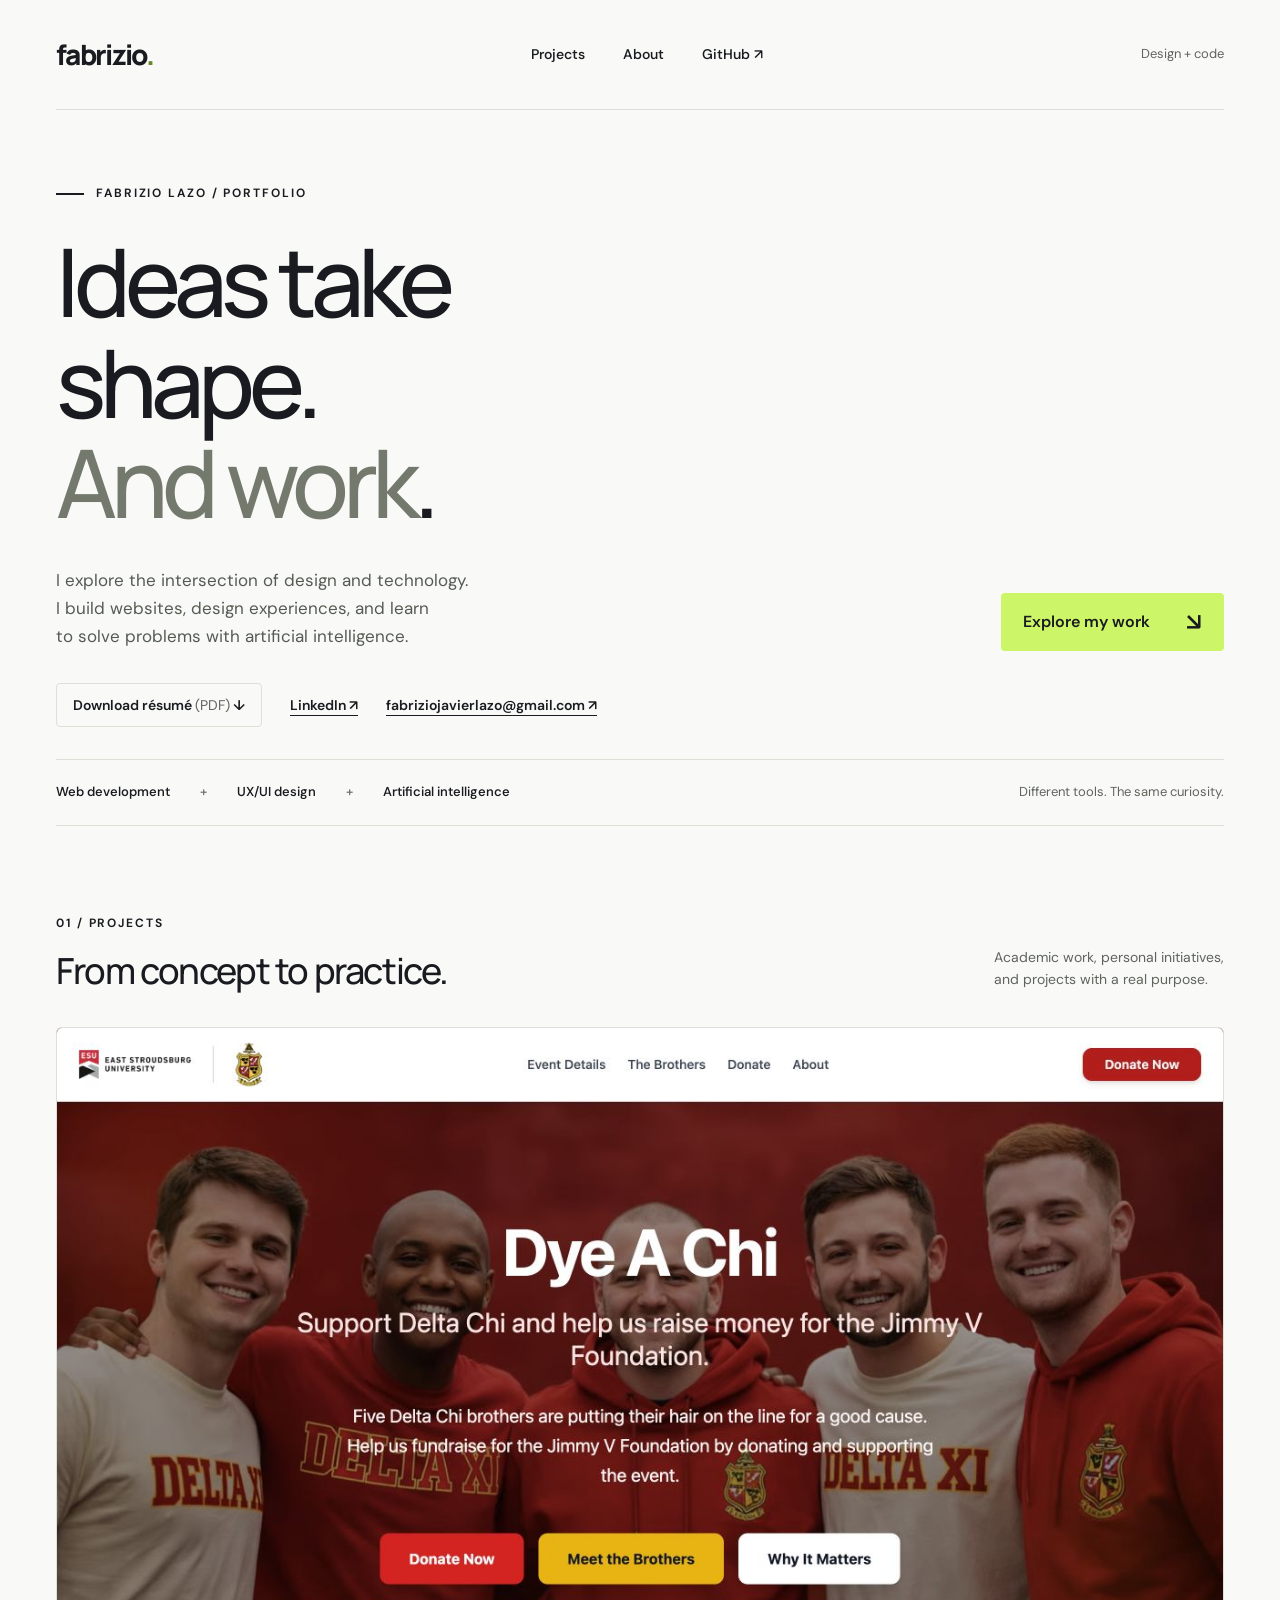
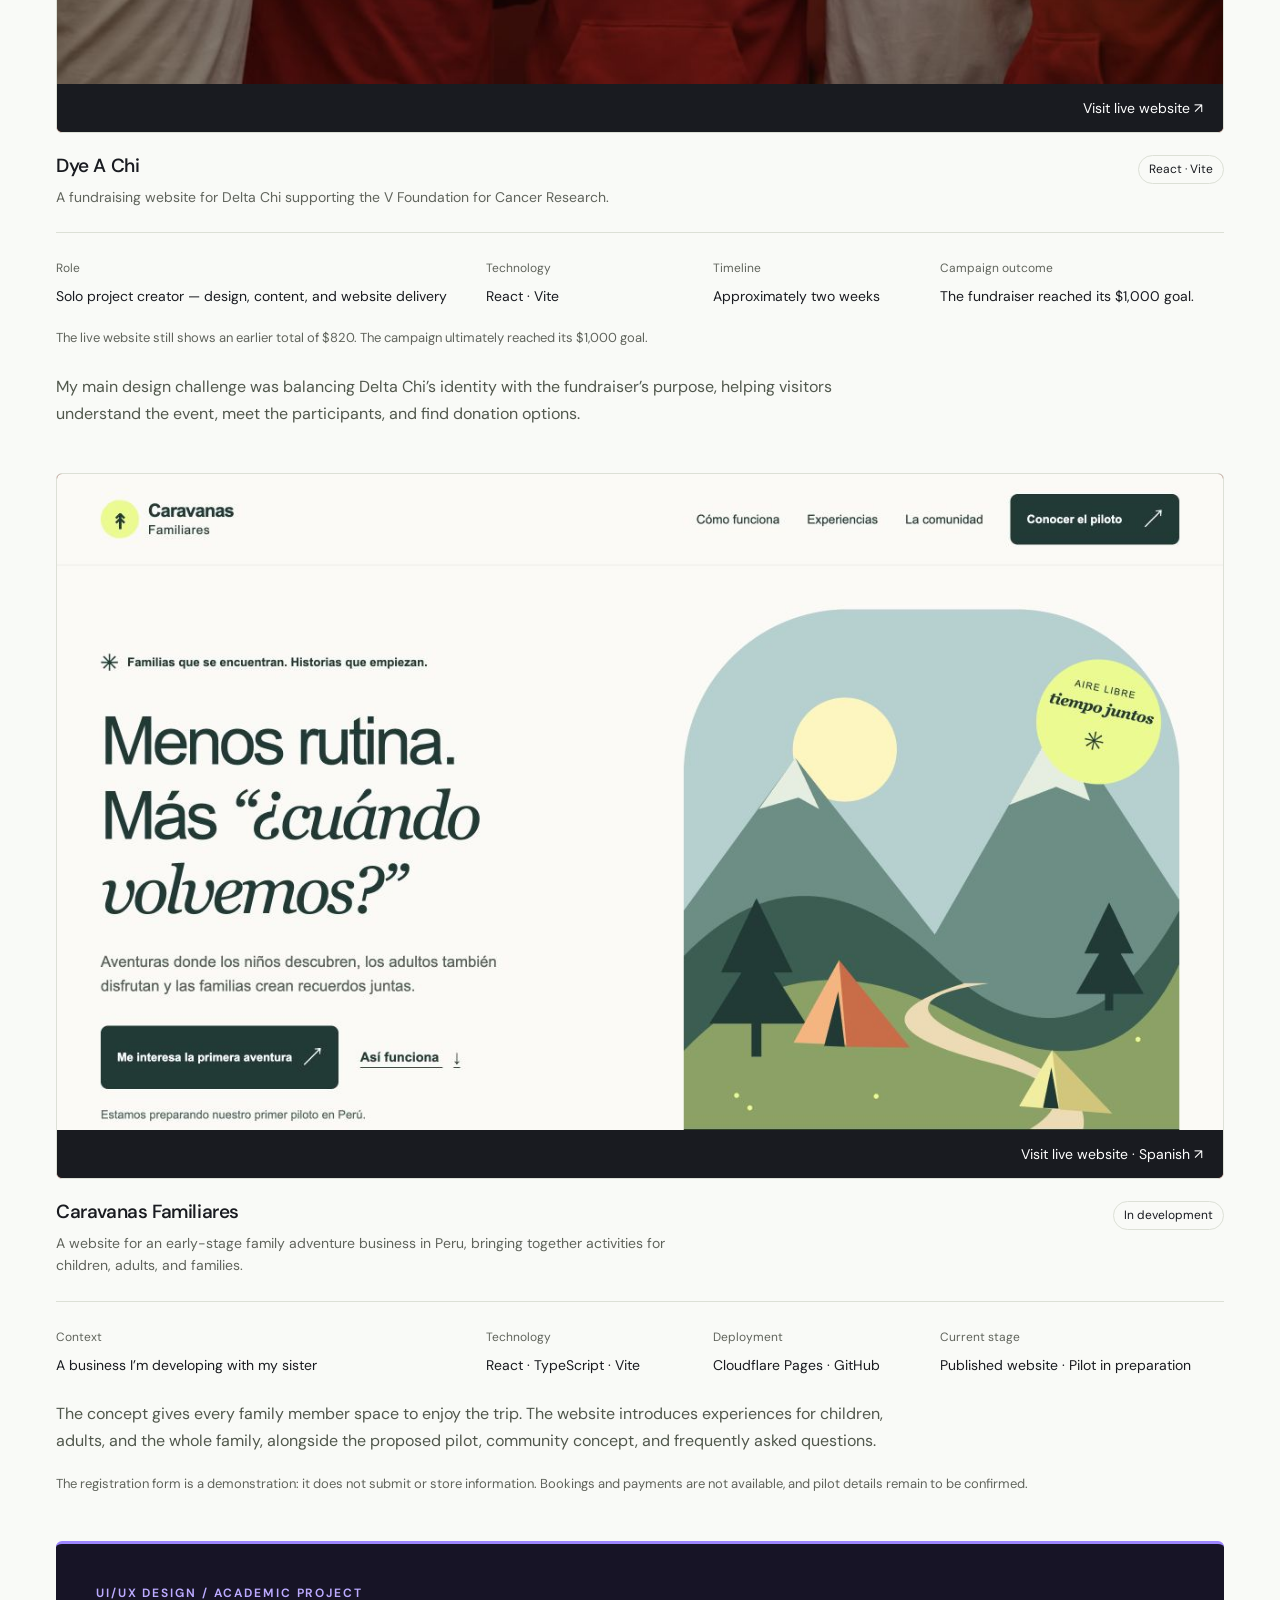
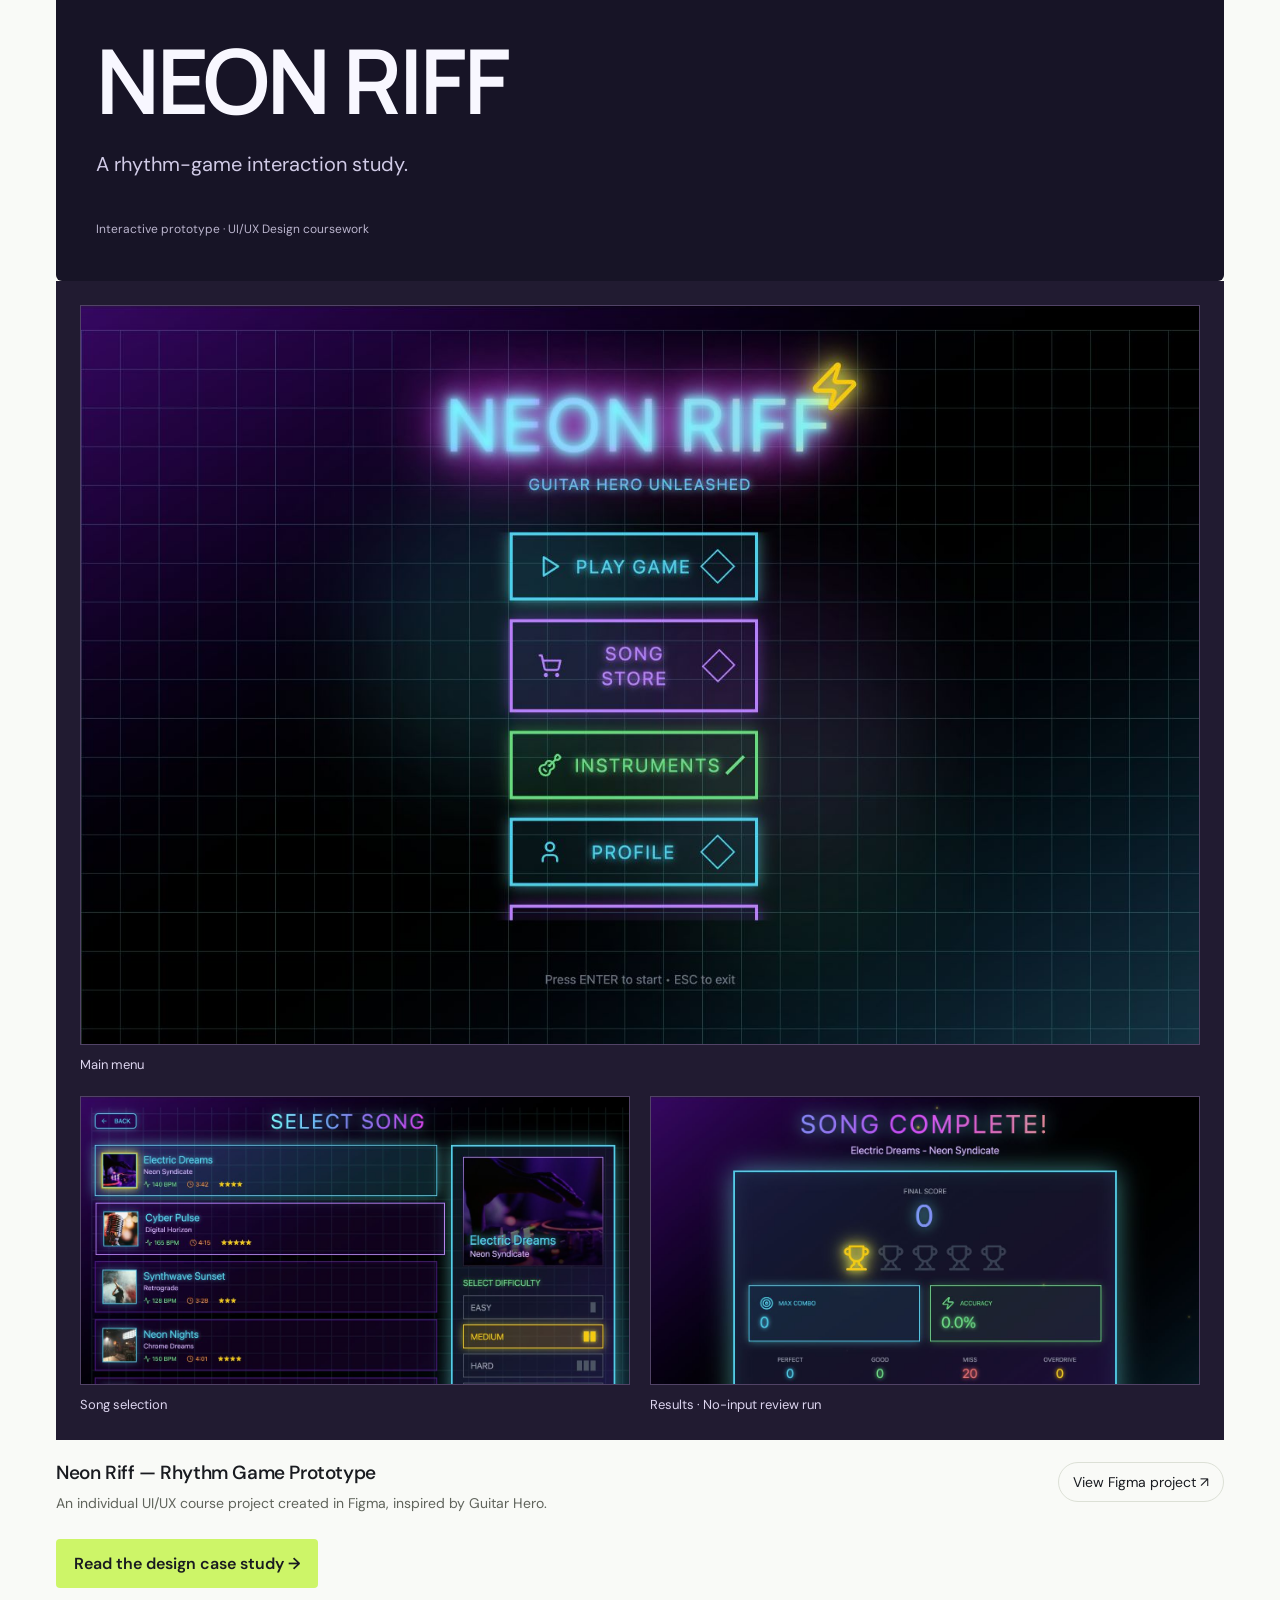
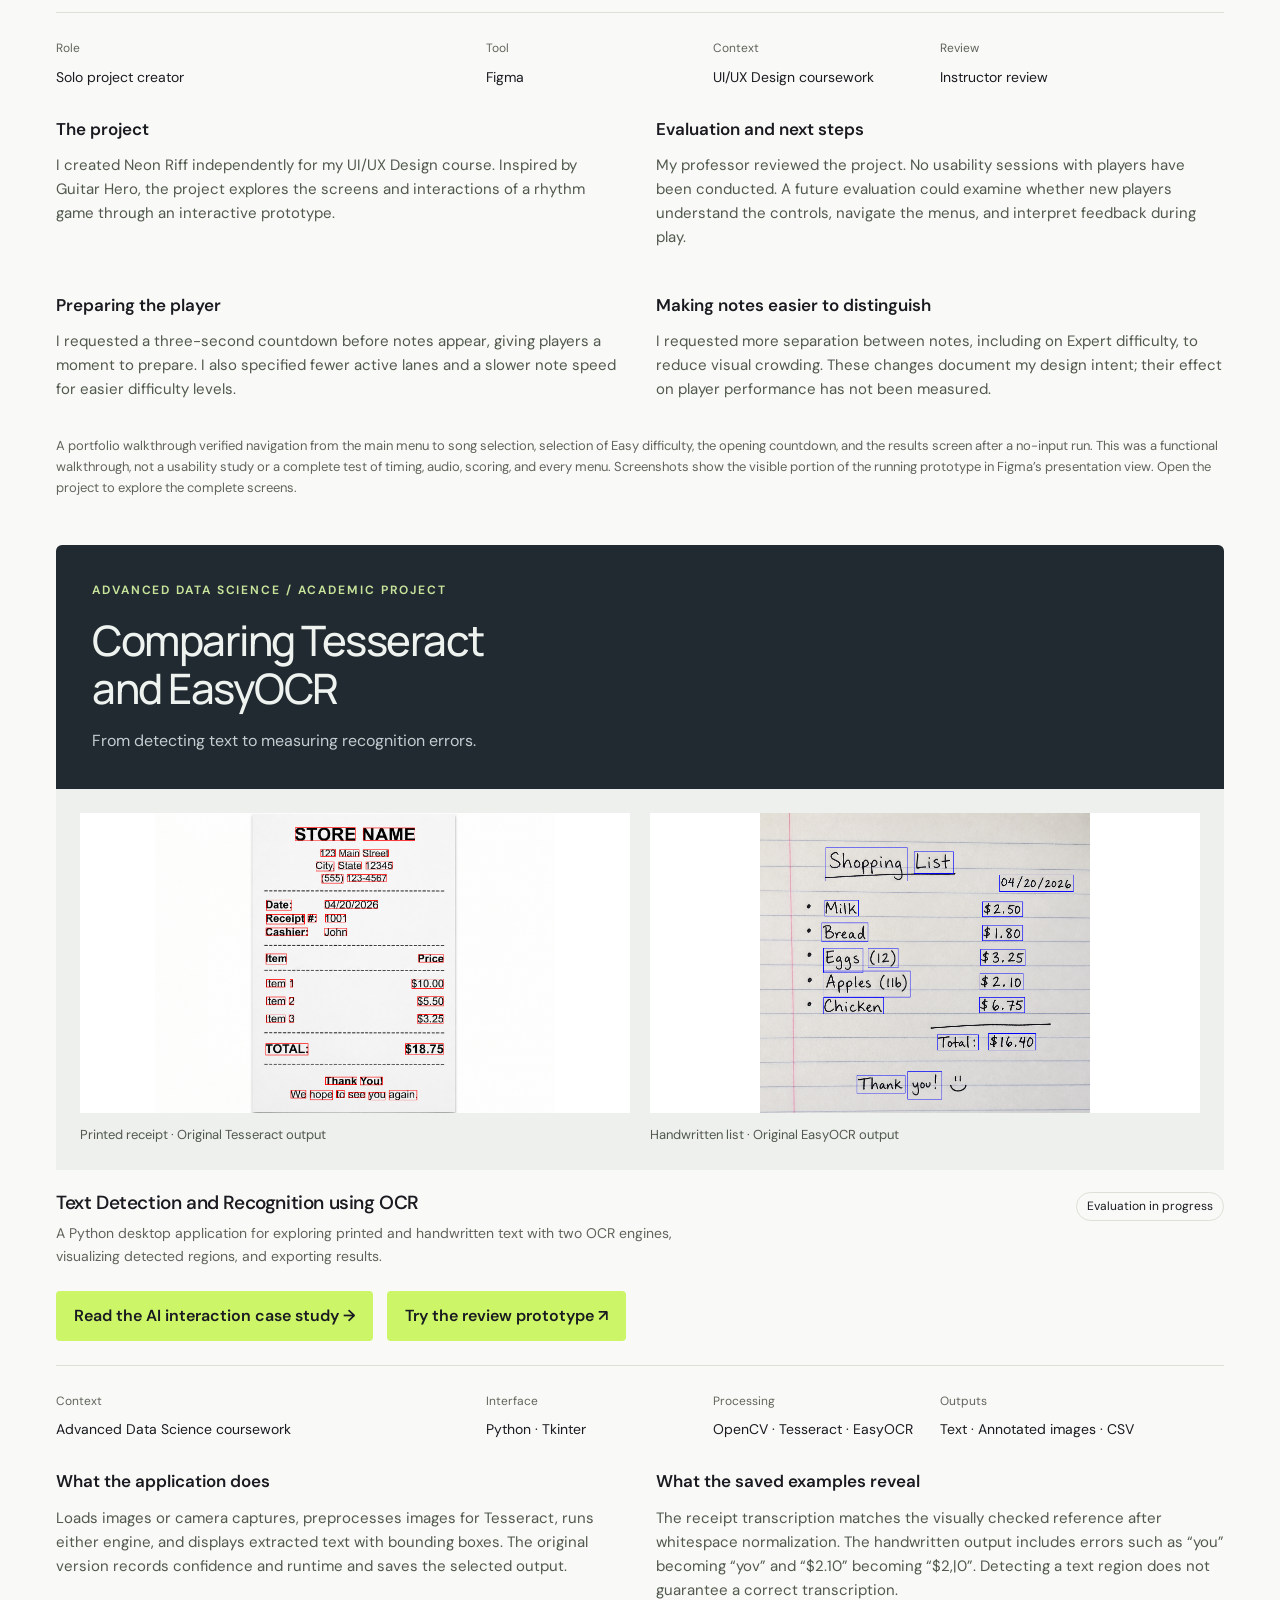
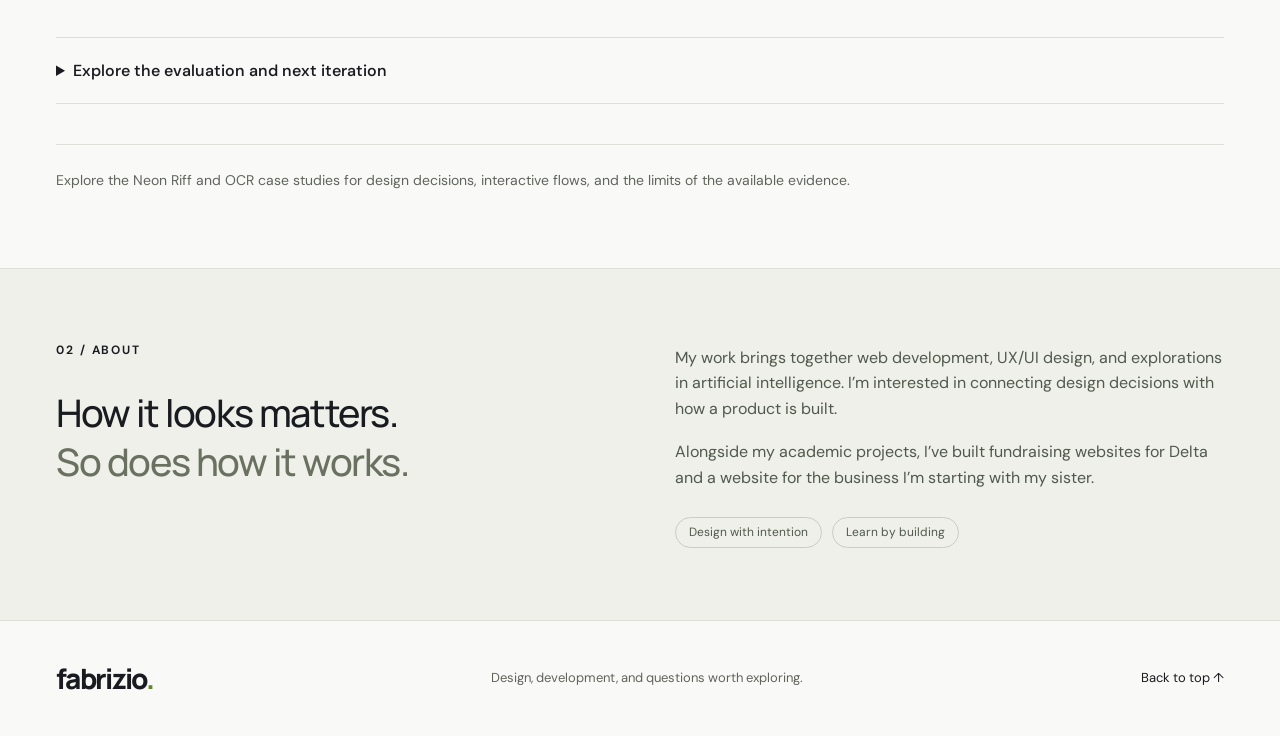
<file: index.html>
<!doctype html>
<html lang="en">
<head>
<meta charset="utf-8"><meta name="viewport" content="width=device-width, initial-scale=1">
<title>Fabrizio Lazo — Design & Development</title>
<meta name="description" content="Fabrizio Lazo’s portfolio. Projects in web development, user experience design, and artificial intelligence.">
<link rel="icon" href="data:image/svg+xml,%3Csvg xmlns='http://www.w3.org/2000/svg' viewBox='0 0 40 40'%3E%3Crect width='40' height='40' rx='10' fill='%23191b20'/%3E%3Ctext x='9' y='28' fill='%23cdf568' font-family='Arial' font-size='25'%3Ef.%3C/text%3E%3C/svg%3E">
<link rel="stylesheet" href="styles.css">
<link rel="stylesheet" href="case-studies.css">
</head>
<body>
<a class="skip" href="#main">Skip to content</a>
<header class="header wrap"><a class="wordmark" href="#" aria-label="Fabrizio Lazo, home">fabrizio<span>.</span></a><nav aria-label="Main navigation"><a href="#proyectos">Projects</a><a href="#sobre-mi">About</a><a href="https://github.com/FabrizioLazoC" target="_blank" rel="noopener noreferrer">GitHub ↗</a></nav><span class="header-note">Design + code</span></header>
<main id="main">
<section class="hero wrap" aria-labelledby="hero-title">
<div class="eyebrow"><span class="small-line"></span> FABRIZIO LAZO / PORTFOLIO</div>
<h1 id="hero-title">Ideas take<br>shape.<span class="hero-second"> And work<span class="period">.</span></span></h1>
<div class="hero-bottom"><p>I explore the intersection of design and technology.<br class="desktop-break"> I build websites, design experiences, and learn<br class="desktop-break"> to solve problems with artificial intelligence.</p><a class="primary-link" href="#proyectos">Explore my work <span aria-hidden="true">↘</span></a></div>
<div class="professional-links" aria-label="Professional links"><a class="resume-link" href="Fabrizio_Lazo_Resume.pdf" download>Download résumé <span>(PDF)</span> ↓</a><a href="https://www.linkedin.com/in/fabrizio-j-lazo-0b04a7128/" target="_blank" rel="noopener noreferrer">LinkedIn ↗</a><a href="mailto:fabriziojavierlazo@gmail.com">fabriziojavierlazo@gmail.com ↗</a></div>
<div class="disciplines"><span>Web development</span><span>UX/UI design</span><span>Artificial intelligence</span><span class="discipline-note">Different tools. The same curiosity.</span></div>
</section>
<section class="work wrap" id="proyectos" aria-labelledby="work-title">
<div class="section-heading"><div><p class="eyebrow">01 / PROJECTS</p><h2 id="work-title">From concept to practice.</h2></div><p class="section-intro">Academic work, personal initiatives,<br>and projects with a real purpose.</p></div>
<div class="project-grid">
<article class="project project-featured"><a class="project-screenshot" href="https://group-whoop-25468202.figma.site/" target="_blank" rel="noopener noreferrer" aria-label="Visit the Dye A Chi website (opens in a new tab)"><img src="dye-a-chi-home.png" alt="Dye A Chi homepage with Delta Chi branding, a group photograph, and links to donate, meet the brothers, and learn about the cause." width="1280" height="720" loading="lazy"><span class="visit-project">Visit live website ↗</span></a><div class="project-info"><div><h3>Dye A Chi</h3><p>A fundraising website for Delta Chi supporting the V Foundation for Cancer Research.</p></div><span class="status">React · Vite</span></div><div class="project-details"><dl class="project-facts"><div><dt>Role</dt><dd>Solo project creator — design, content, and website delivery</dd></div><div><dt>Technology</dt><dd>React · Vite</dd></div><div><dt>Timeline</dt><dd>Approximately two weeks</dd></div><div><dt>Campaign outcome</dt><dd>The fundraiser reached its $1,000 goal.</dd></div></dl><p class="campaign-note">The live website still shows an earlier total of $820. The campaign ultimately reached its $1,000 goal.</p><p class="project-reflection">My main design challenge was balancing Delta Chi’s identity with the fundraiser’s purpose, helping visitors understand the event, meet the participants, and find donation options.</p></div></article>
<article class="project project-featured"><a class="project-screenshot" href="https://caravanas-familiares.pages.dev/" target="_blank" rel="noopener noreferrer" aria-label="Visit Caravanas Familiares (Spanish-language website, opens in a new tab)"><img src="caravanas-home.png" alt="Caravanas Familiares homepage in Spanish, with a family adventure introduction and an illustration of mountains, a trail, and tents." width="1280" height="720" loading="lazy"><span class="visit-project">Visit live website · Spanish ↗</span></a><div class="project-info"><div><h3>Caravanas Familiares</h3><p>A website for an early-stage family adventure business in Peru, bringing together activities for children, adults, and families.</p></div><span class="status">In development</span></div><div class="project-details"><dl class="project-facts"><div><dt>Context</dt><dd>A business I’m developing with my sister</dd></div><div><dt>Technology</dt><dd>React · TypeScript · Vite</dd></div><div><dt>Deployment</dt><dd>Cloudflare Pages · GitHub</dd></div><div><dt>Current stage</dt><dd>Published website · Pilot in preparation</dd></div></dl><p class="project-reflection">The concept gives every family member space to enjoy the trip. The website introduces experiences for children, adults, and the whole family, alongside the proposed pilot, community concept, and frequently asked questions.</p><p class="campaign-note">The registration form is a demonstration: it does not submit or store information. Bookings and payments are not available, and pilot details remain to be confirmed.</p></div></article>
<article class="project project-featured" id="neon-riff">
<div class="neon-cover"><p class="eyebrow">UI/UX DESIGN / ACADEMIC PROJECT</p><h3>NEON RIFF</h3><p>A rhythm-game interaction study.</p><span class="neon-caption">Interactive prototype · UI/UX Design coursework</span></div>
<div class="neon-gallery"><figure><a href="neon-menu-clean.png"><img src="neon-menu-clean.png" alt="Neon Riff main menu with cyan and purple glowing title and navigation buttons." loading="lazy"></a><figcaption>Main menu</figcaption></figure><figure><a href="neon-songs-clean.png"><img src="neon-songs-clean.png" alt="Neon Riff song selection preview showing the song list." loading="lazy"></a><figcaption>Song selection</figcaption></figure><figure><a href="neon-results-clean.png"><img src="neon-results-clean.png" alt="Neon Riff results screen from a no-input review run." loading="lazy"></a><figcaption>Results · No-input review run</figcaption></figure></div><div class="project-info"><div><h3>Neon Riff — Rhythm Game Prototype</h3><p>An individual UI/UX course project created in Figma, inspired by Guitar Hero.</p></div><a class="status neon-link" href="https://www.figma.com/make/heXUMoQRfhc2pQ0vbe6DGc/Neon-Riff-Rhythm-Game-UI" target="_blank" rel="noopener noreferrer">View Figma project ↗</a></div>
<div class="study-links"><a href="neon-riff.html">Read the design case study →</a></div><div class="project-details"><dl class="project-facts"><div><dt>Role</dt><dd>Solo project creator</dd></div><div><dt>Tool</dt><dd>Figma</dd></div><div><dt>Context</dt><dd>UI/UX Design coursework</dd></div><div><dt>Review</dt><dd>Instructor review</dd></div></dl>
<div class="ocr-content"><section aria-labelledby="neon-overview"><h4 id="neon-overview">The project</h4><p>I created Neon Riff independently for my UI/UX Design course. Inspired by Guitar Hero, the project explores the screens and interactions of a rhythm game through an interactive prototype.</p></section><section aria-labelledby="neon-validation"><h4 id="neon-validation">Evaluation and next steps</h4><p>My professor reviewed the project. No usability sessions with players have been conducted. A future evaluation could examine whether new players understand the controls, navigate the menus, and interpret feedback during play.</p></section></div>
<div class="ocr-content"><section><h4>Preparing the player</h4><p>I requested a three-second countdown before notes appear, giving players a moment to prepare. I also specified fewer active lanes and a slower note speed for easier difficulty levels.</p></section><section><h4>Making notes easier to distinguish</h4><p>I requested more separation between notes, including on Expert difficulty, to reduce visual crowding. These changes document my design intent; their effect on player performance has not been measured.</p></section></div><p class="campaign-note">A portfolio walkthrough verified navigation from the main menu to song selection, selection of Easy difficulty, the opening countdown, and the results screen after a no-input run. This was a functional walkthrough, not a usability study or a complete test of timing, audio, scoring, and every menu. Screenshots show the visible portion of the running prototype in Figma’s presentation view. Open the project to explore the complete screens.</p>
</div></article>
<article class="project project-featured" id="ocr-project">
<div class="ocr-header"><p class="eyebrow">ADVANCED DATA SCIENCE / ACADEMIC PROJECT</p><h3>Comparing Tesseract<br>and EasyOCR</h3><p>From detecting text to measuring recognition errors.</p></div>
<div class="ocr-samples"><figure><a href="ocr-SampleReceipt.png"><img src="ocr-SampleReceipt.png" alt="Printed sample receipt with red Tesseract bounding boxes around detected words." loading="lazy" width="1448" height="1086"></a><figcaption>Printed receipt · Original Tesseract output</figcaption></figure><figure><a href="ocr-SampleList.png"><img src="ocr-SampleList.png" alt="Handwritten shopping list with blue EasyOCR bounding boxes around detected text regions." loading="lazy" width="1315" height="1196"></a><figcaption>Handwritten list · Original EasyOCR output</figcaption></figure></div>
<div class="project-info"><div><h3>Text Detection and Recognition using OCR</h3><p>A Python desktop application for exploring printed and handwritten text with two OCR engines, visualizing detected regions, and exporting results.</p></div><span class="status">Evaluation in progress</span></div>
<div class="study-links"><a href="ocr-review.html">Read the AI interaction case study →</a><a href="ocr-review.html#try-review">Try the review prototype ↗</a></div><div class="project-details"><dl class="project-facts"><div><dt>Context</dt><dd>Advanced Data Science coursework</dd></div><div><dt>Interface</dt><dd>Python · Tkinter</dd></div><div><dt>Processing</dt><dd>OpenCV · Tesseract · EasyOCR</dd></div><div><dt>Outputs</dt><dd>Text · Annotated images · CSV</dd></div></dl>
<div class="ocr-content"><section aria-labelledby="ocr-built"><h4 id="ocr-built">What the application does</h4><p>Loads images or camera captures, preprocesses images for Tesseract, runs either engine, and displays extracted text with bounding boxes. The original version records confidence and runtime and saves the selected output.</p></section><section aria-labelledby="ocr-findings"><h4 id="ocr-findings">What the saved examples reveal</h4><p>The receipt transcription matches the visually checked reference after whitespace normalization. The handwritten output includes errors such as “you” becoming “yov” and “$2.10” becoming “$2,|0”. Detecting a text region does not guarantee a correct transcription.</p></section></div>
<details class="ocr-evaluation"><summary>Explore the evaluation and next iteration</summary><div class="ocr-evaluation-body"><h4>Evaluation of original saved outputs</h4><p>These measurements were calculated afterward against visually reviewed reference transcriptions. They are not new OCR runs or a complete comparison of both engines.</p><div class="ocr-table-wrap"><table><caption>Lower error rates are better. These are error rates, not confidence scores.</caption><thead><tr><th scope="col">Saved output</th><th scope="col">Character error rate</th><th scope="col">Word error rate</th></tr></thead><tbody><tr><th scope="row">Receipt · Tesseract</th><td>0.00%</td><td>0.00%</td></tr><tr><th scope="row">Handwritten list · EasyOCR</th><td>9.09%</td><td>63.16%</td></tr></tbody></table></div><p class="campaign-note">Evaluation preserves case and punctuation and collapses whitespace. Word errors also include spacing differences. The handwritten quantity was transcribed as “(1lb)” and needs confirmation. The receipt reference was visually checked, not independently double-annotated. Only one engine’s transcription per image was retained, so these results cannot establish which engine is more accurate.</p><h4>A subsequent revision</h4><p>A separate revision adds reference-based character and word error rates, keeps both engines’ transcriptions and annotated images, and separates preprocessing and OCR timing. It removes the automatic winner based on confidence. Eight calculation and export tests passed; full GUI and OCR validation remains pending.</p><h4>Outputs prepared for the next run</h4><ul><li>Separate text files and annotated images for Tesseract and EasyOCR.</li><li>A metrics CSV with reference-based errors and timing for each engine.</li><li>A reference transcription and a record of the run’s settings.</li></ul><p class="campaign-note">The revised two-engine run has not yet completed because the original environment cannot load NumPy. No revised accuracy scores, speed improvements, or additional experimental results are claimed.</p></div></details>
</div></article>
</div>
<p class="work-note">Explore the Neon Riff and OCR case studies for design decisions, interactive flows, and the limits of the available evidence.</p>
</section>
<section class="about" id="sobre-mi" aria-labelledby="about-title"><div class="wrap about-grid"><div><p class="eyebrow">02 / ABOUT</p><h2 id="about-title">How it looks matters.<br><span>So does how it works.</span></h2></div><div class="about-copy"><p>My work brings together web development, UX/UI design, and explorations in artificial intelligence. I’m interested in connecting design decisions with how a product is built.</p><p>Alongside my academic projects, I’ve built fundraising websites for Delta and a website for the business I’m starting with my sister.</p><div class="about-tags"><span>Design with intention</span><span>Learn by building</span></div></div></div></section>
</main>
<footer class="wrap footer"><a class="wordmark" href="#">fabrizio<span>.</span></a><p>Design, development, and questions worth exploring.</p><a href="#main">Back to top ↑</a></footer>
</body>
</html>
</file>
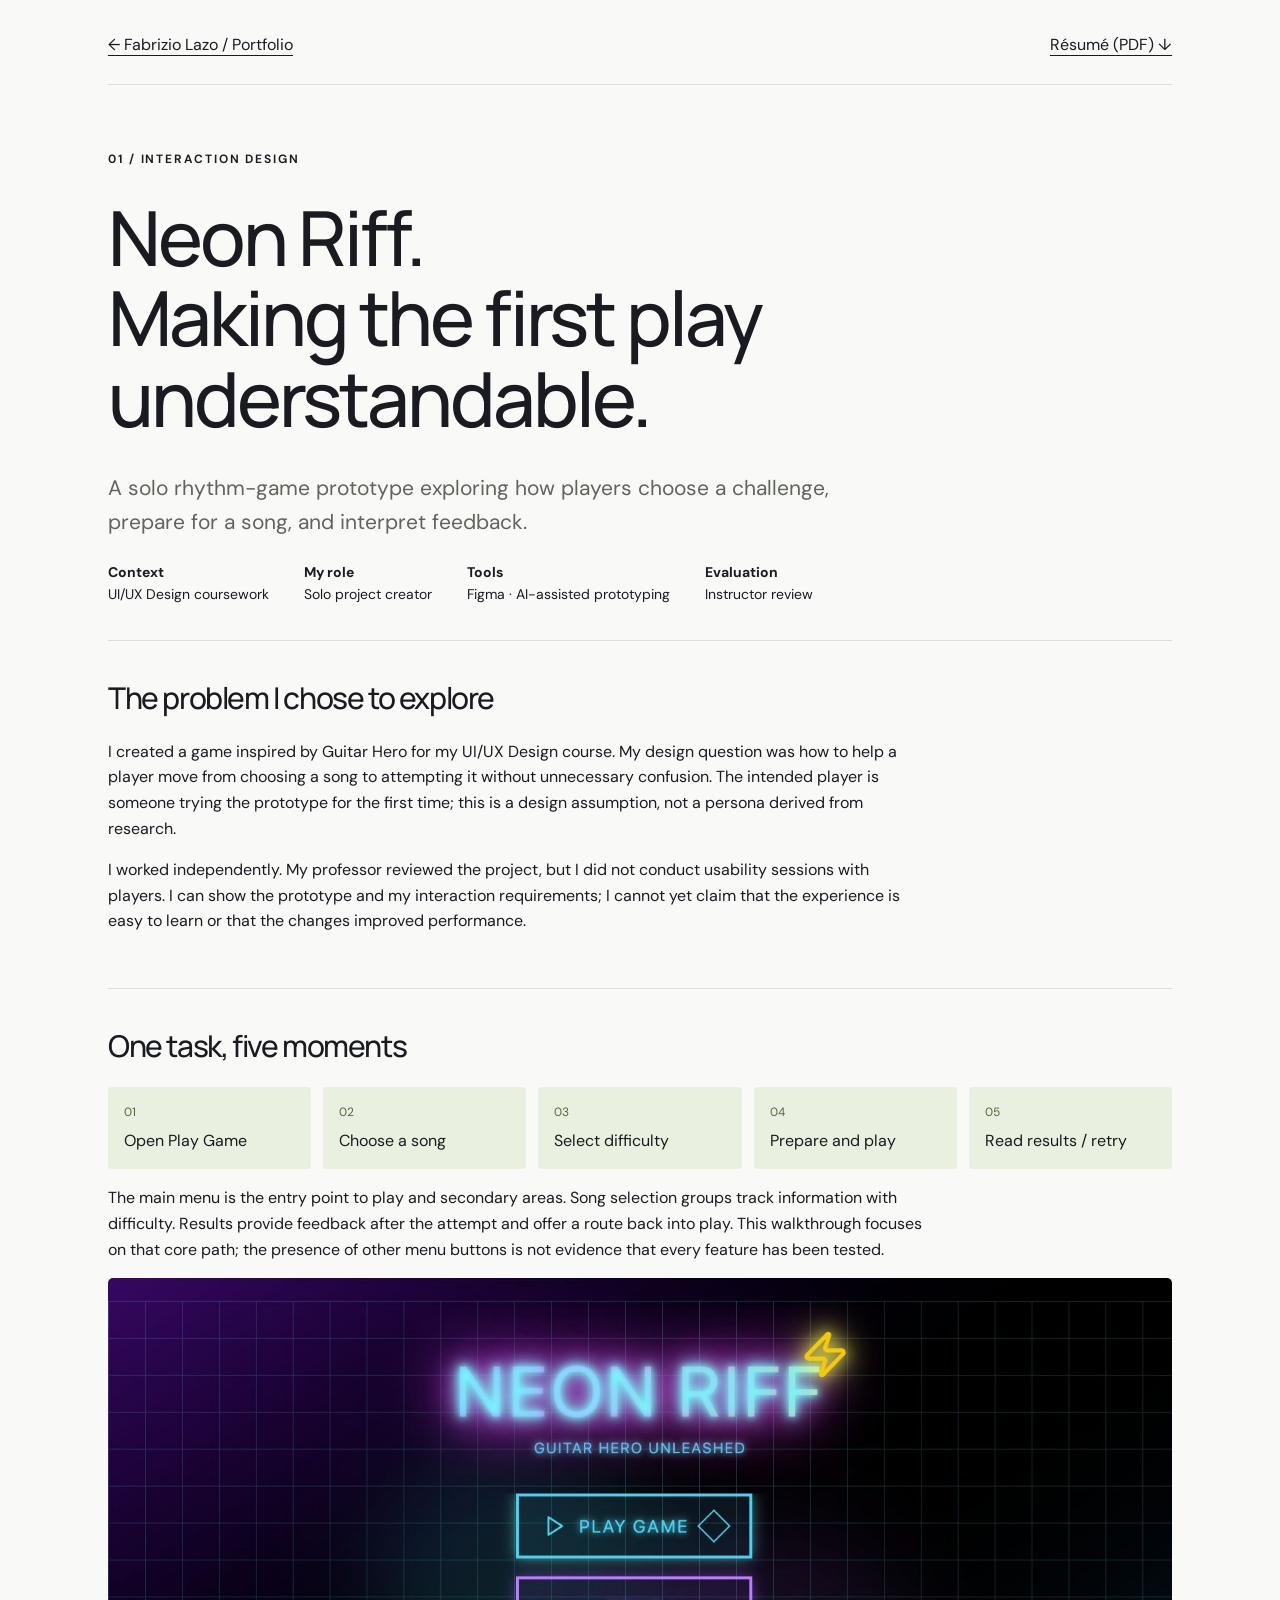
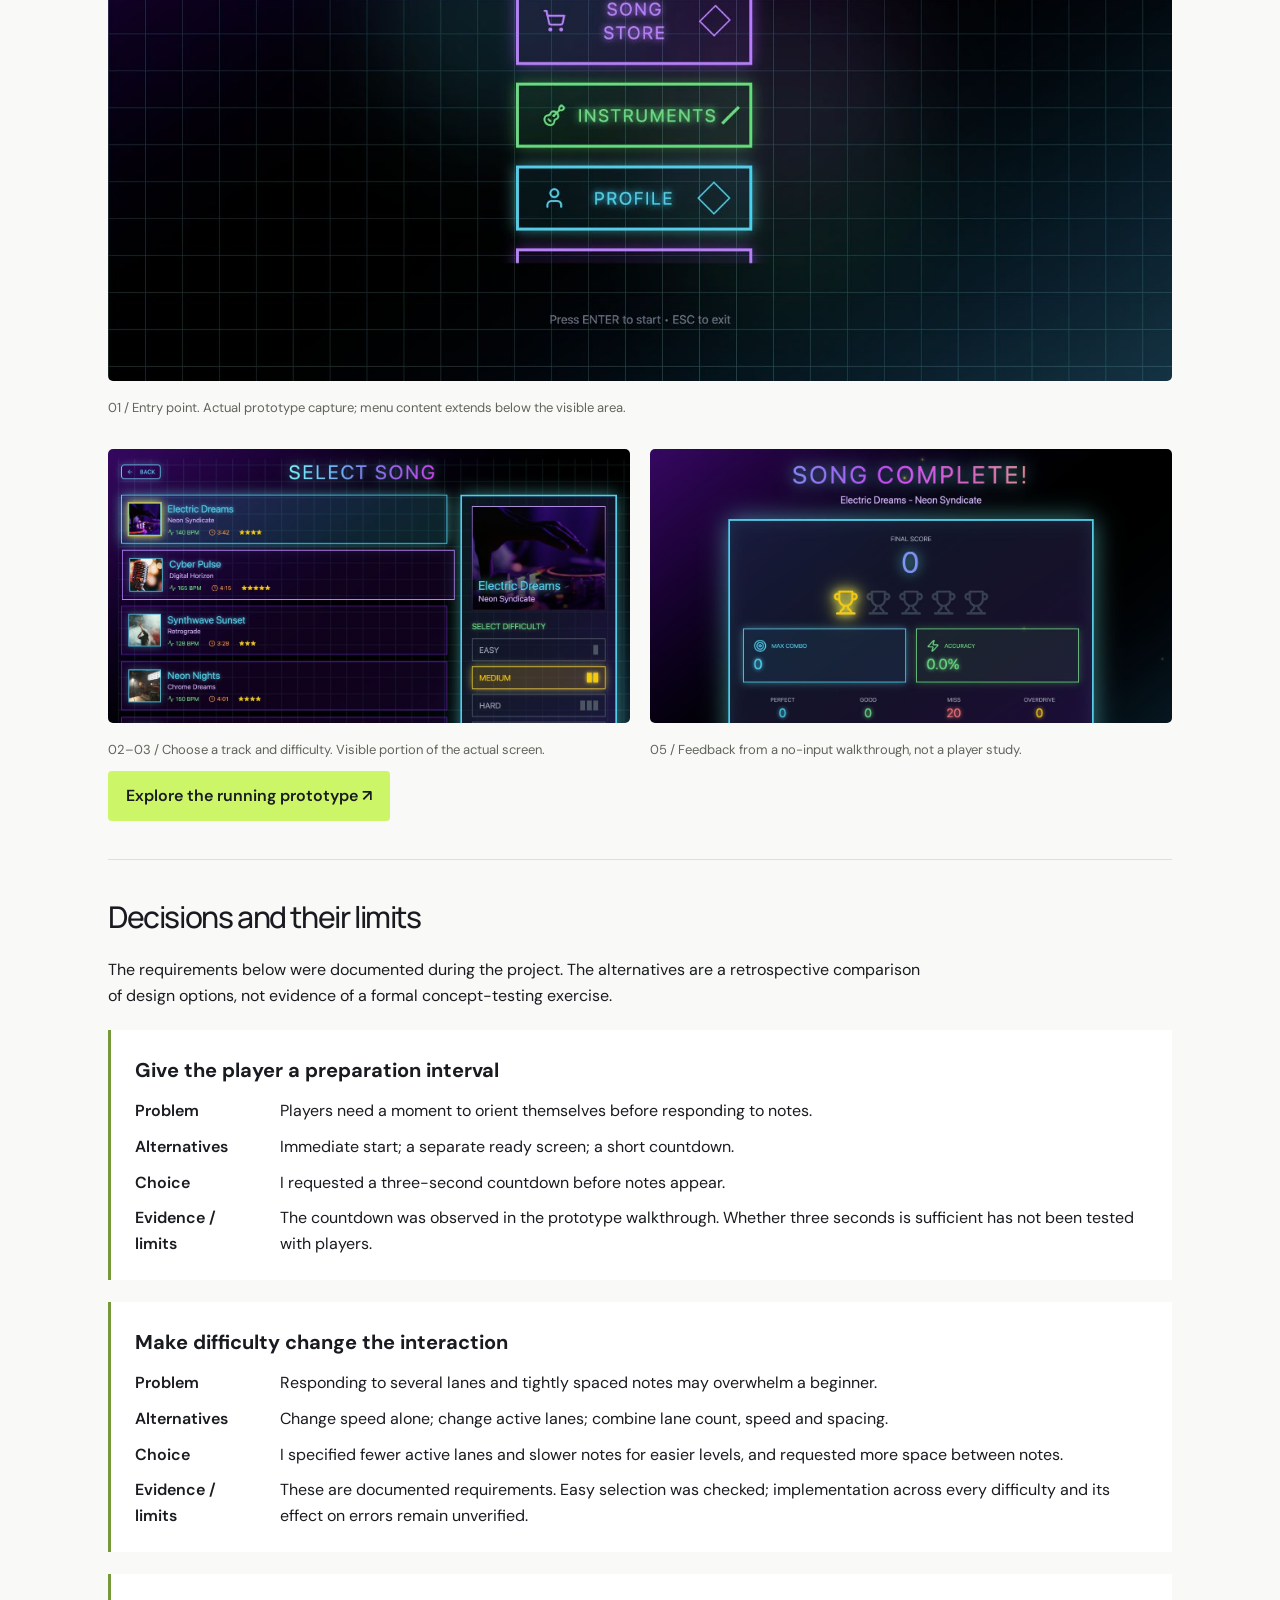
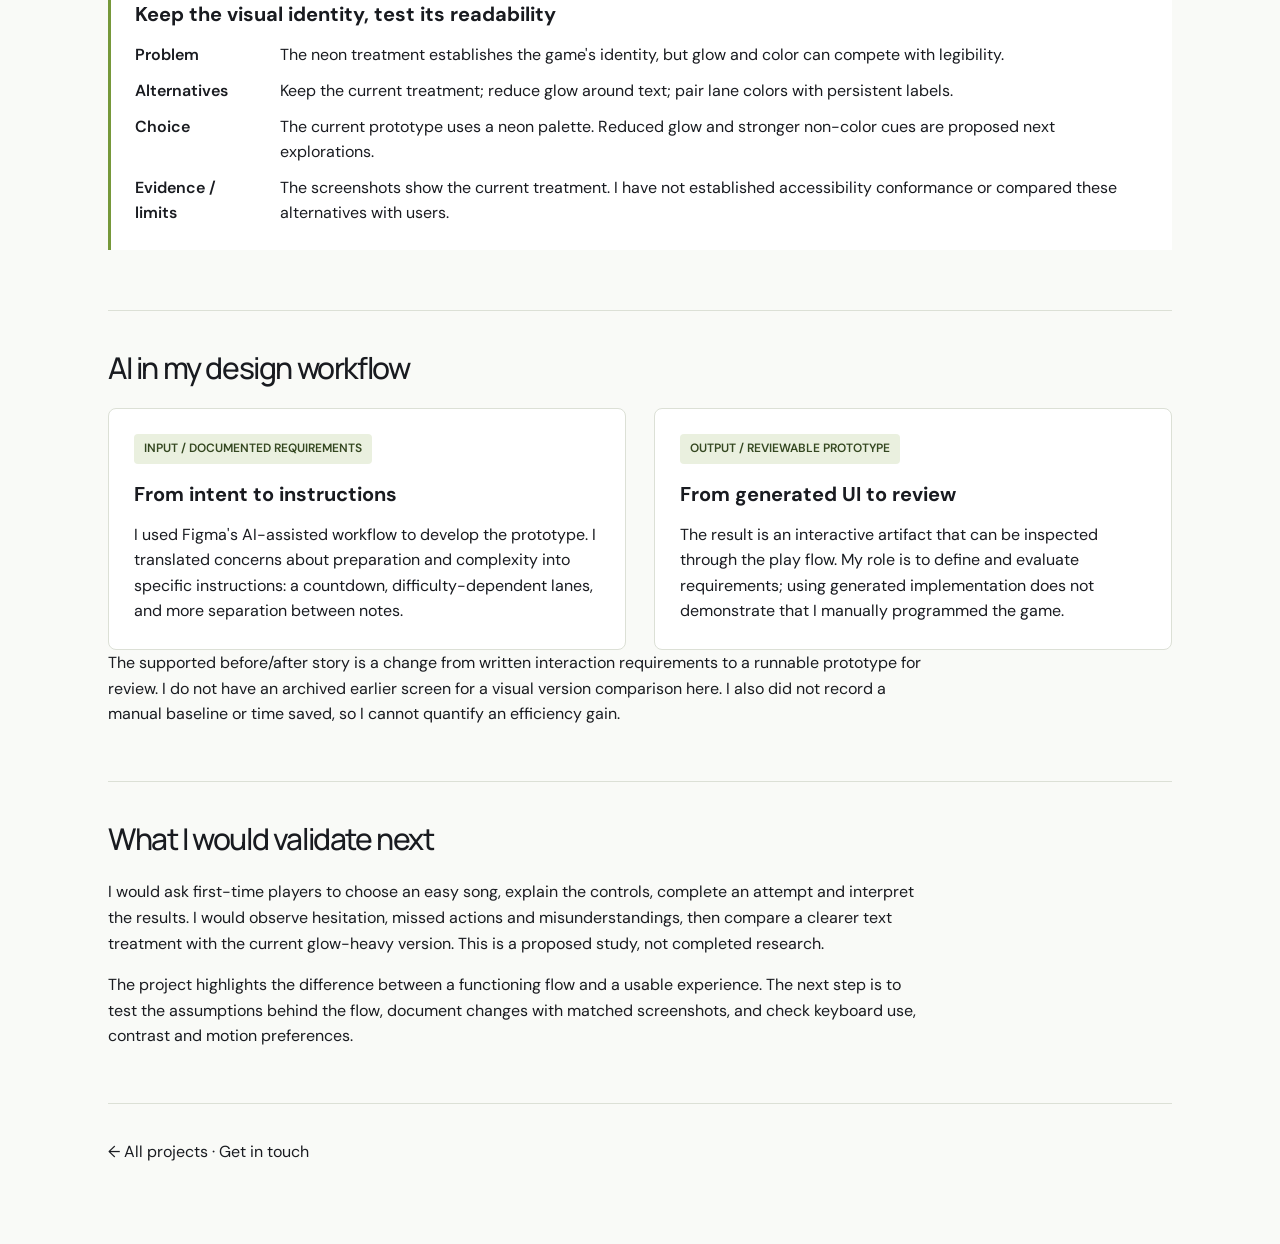
<file: neon-riff.html>
<!doctype html><html lang="en"><head><meta charset="utf-8"><meta name="viewport" content="width=device-width,initial-scale=1"><title>Neon Riff — Case Study — Fabrizio Lazo</title><meta name="description" content="Neon Riff — Case Study: process, design decisions, evidence and limitations."><link rel="stylesheet" href="styles.css"><link rel="stylesheet" href="case-studies.css"></head><body><a class="skip" href="#main">Skip to content</a><div class="case-shell"><nav class="case-nav" aria-label="Case study navigation"><a href="index.html">← Fabrizio Lazo / Portfolio</a><a href="Fabrizio_Lazo_Resume.pdf" download>Résumé (PDF) ↓</a></nav><main id="main"><header class="case-hero"><p class="eyebrow">01 / INTERACTION DESIGN</p><h1>Neon Riff.<br>Making the first play understandable.</h1><p class="case-lead">A solo rhythm-game prototype exploring how players choose a challenge, prepare for a song, and interpret feedback.</p><div class="case-meta"><div><strong>Context</strong>UI/UX Design coursework</div><div><strong>My role</strong>Solo project creator</div><div><strong>Tools</strong>Figma · AI-assisted prototyping</div><div><strong>Evaluation</strong>Instructor review</div></div></header>
<section class="case-section"><h2>The problem I chose to explore</h2><p>I created a game inspired by Guitar Hero for my UI/UX Design course. My design question was how to help a player move from choosing a song to attempting it without unnecessary confusion. The intended player is someone trying the prototype for the first time; this is a design assumption, not a persona derived from research.</p><p>I worked independently. My professor reviewed the project, but I did not conduct usability sessions with players. I can show the prototype and my interaction requirements; I cannot yet claim that the experience is easy to learn or that the changes improved performance.</p></section>
<section class="case-section"><h2>One task, five moments</h2><ol class="case-flow"><li>Open Play Game</li><li>Choose a song</li><li>Select difficulty</li><li>Prepare and play</li><li>Read results / retry</li></ol><p>The main menu is the entry point to play and secondary areas. Song selection groups track information with difficulty. Results provide feedback after the attempt and offer a route back into play. This walkthrough focuses on that core path; the presence of other menu buttons is not evidence that every feature has been tested.</p><div class="case-screens"><figure><a href="neon-menu-clean.png"><img src="neon-menu-clean.png" alt="Actual Neon Riff menu with Play Game as the first action."></a><figcaption>01 / Entry point. Actual prototype capture; menu content extends below the visible area.</figcaption></figure><figure><a href="neon-songs-clean.png"><img src="neon-songs-clean.png" alt="Song selection screen showing track information and difficulty choices." loading="lazy"></a><figcaption>02–03 / Choose a track and difficulty. Visible portion of the actual screen.</figcaption></figure><figure><a href="neon-results-clean.png"><img src="neon-results-clean.png" alt="Actual results screen displaying zero score from a no-input walkthrough." loading="lazy"></a><figcaption>05 / Feedback from a no-input walkthrough, not a player study.</figcaption></figure></div><a class="case-link" href="https://www.figma.com/make/heXUMoQRfhc2pQ0vbe6DGc/Neon-Riff-Rhythm-Game-UI" target="_blank" rel="noopener noreferrer">Explore the running prototype ↗</a></section>
<section class="case-section"><h2>Decisions and their limits</h2><p>The requirements below were documented during the project. The alternatives are a retrospective comparison of design options, not evidence of a formal concept-testing exercise.</p><article class="decision"><h3>Give the player a preparation interval</h3><dl><dt>Problem</dt><dd>Players need a moment to orient themselves before responding to notes.</dd><dt>Alternatives</dt><dd>Immediate start; a separate ready screen; a short countdown.</dd><dt>Choice</dt><dd>I requested a three-second countdown before notes appear.</dd><dt>Evidence / limits</dt><dd>The countdown was observed in the prototype walkthrough. Whether three seconds is sufficient has not been tested with players.</dd></dl></article><article class="decision"><h3>Make difficulty change the interaction</h3><dl><dt>Problem</dt><dd>Responding to several lanes and tightly spaced notes may overwhelm a beginner.</dd><dt>Alternatives</dt><dd>Change speed alone; change active lanes; combine lane count, speed and spacing.</dd><dt>Choice</dt><dd>I specified fewer active lanes and slower notes for easier levels, and requested more space between notes.</dd><dt>Evidence / limits</dt><dd>These are documented requirements. Easy selection was checked; implementation across every difficulty and its effect on errors remain unverified.</dd></dl></article><article class="decision"><h3>Keep the visual identity, test its readability</h3><dl><dt>Problem</dt><dd>The neon treatment establishes the game's identity, but glow and color can compete with legibility.</dd><dt>Alternatives</dt><dd>Keep the current treatment; reduce glow around text; pair lane colors with persistent labels.</dd><dt>Choice</dt><dd>The current prototype uses a neon palette. Reduced glow and stronger non-color cues are proposed next explorations.</dd><dt>Evidence / limits</dt><dd>The screenshots show the current treatment. I have not established accessibility conformance or compared these alternatives with users.</dd></dl></article></section>
<section class="case-section"><h2>AI in my design workflow</h2><div class="case-columns"><article class="case-card"><span class="evidence-label">INPUT / DOCUMENTED REQUIREMENTS</span><h3>From intent to instructions</h3><p>I used Figma's AI-assisted workflow to develop the prototype. I translated concerns about preparation and complexity into specific instructions: a countdown, difficulty-dependent lanes, and more separation between notes.</p></article><article class="case-card"><span class="evidence-label">OUTPUT / REVIEWABLE PROTOTYPE</span><h3>From generated UI to review</h3><p>The result is an interactive artifact that can be inspected through the play flow. My role is to define and evaluate requirements; using generated implementation does not demonstrate that I manually programmed the game.</p></article></div><p>The supported before/after story is a change from written interaction requirements to a runnable prototype for review. I do not have an archived earlier screen for a visual version comparison here. I also did not record a manual baseline or time saved, so I cannot quantify an efficiency gain.</p></section>
<section class="case-section"><h2>What I would validate next</h2><p>I would ask first-time players to choose an easy song, explain the controls, complete an attempt and interpret the results. I would observe hesitation, missed actions and misunderstandings, then compare a clearer text treatment with the current glow-heavy version. This is a proposed study, not completed research.</p><p>The project highlights the difference between a functioning flow and a usable experience. The next step is to test the assumptions behind the flow, document changes with matched screenshots, and check keyboard use, contrast and motion preferences.</p></section></main><footer class="case-footer"><a href="index.html#proyectos">← All projects</a> · <a href="mailto:fabriziojavierlazo@gmail.com">Get in touch</a></footer></div></body></html>
</file>
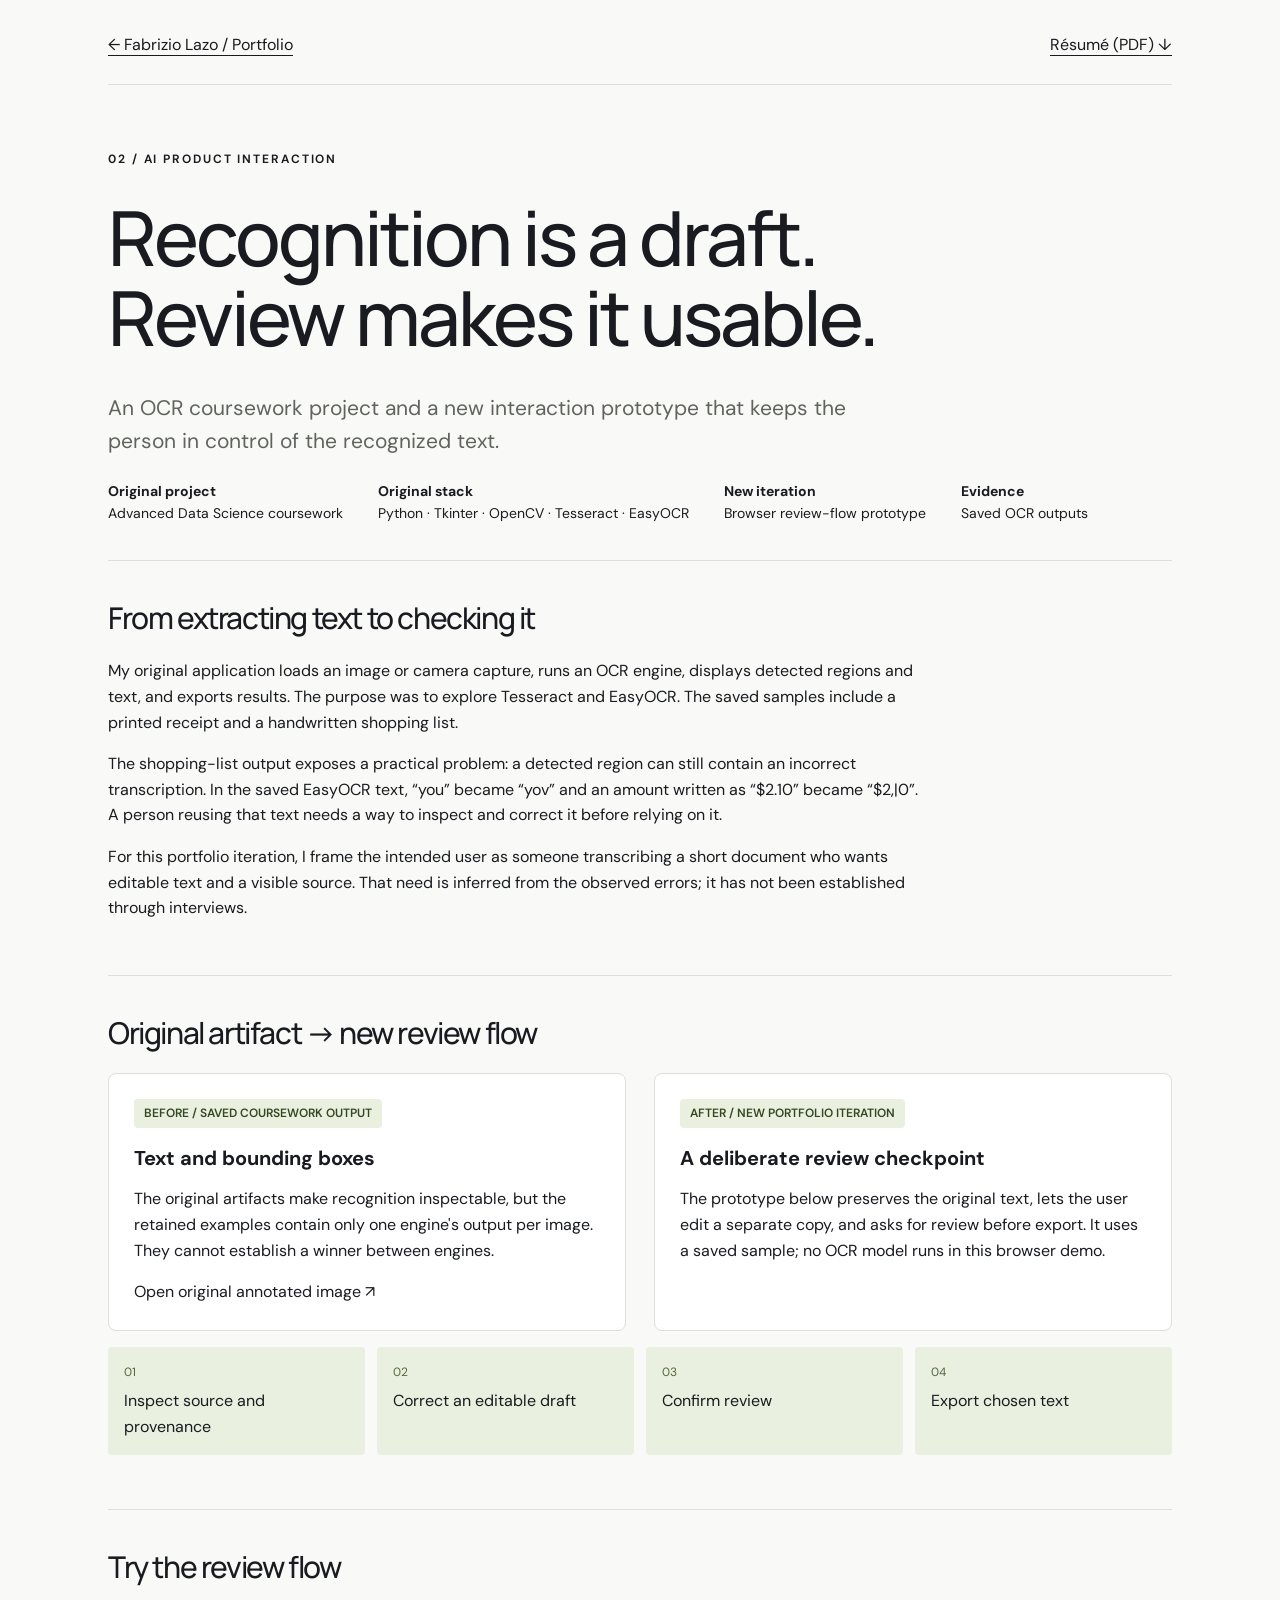
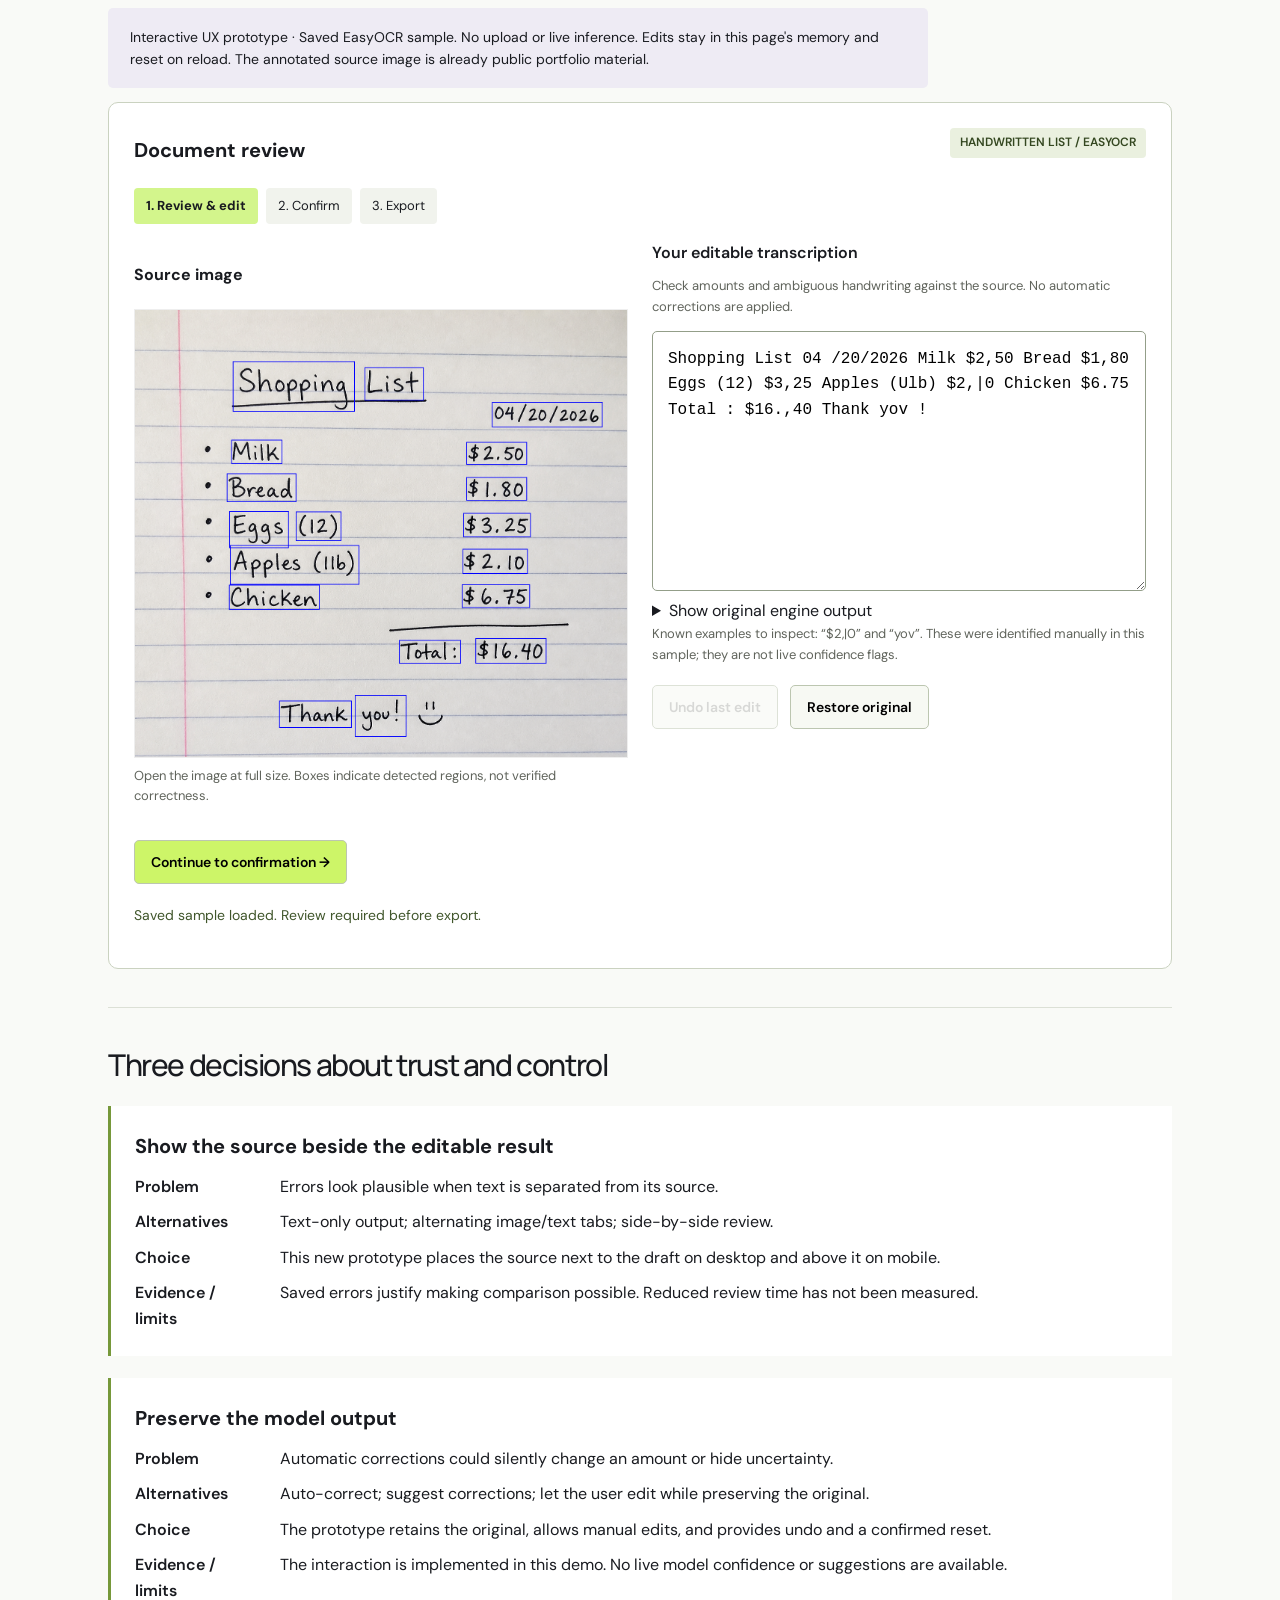
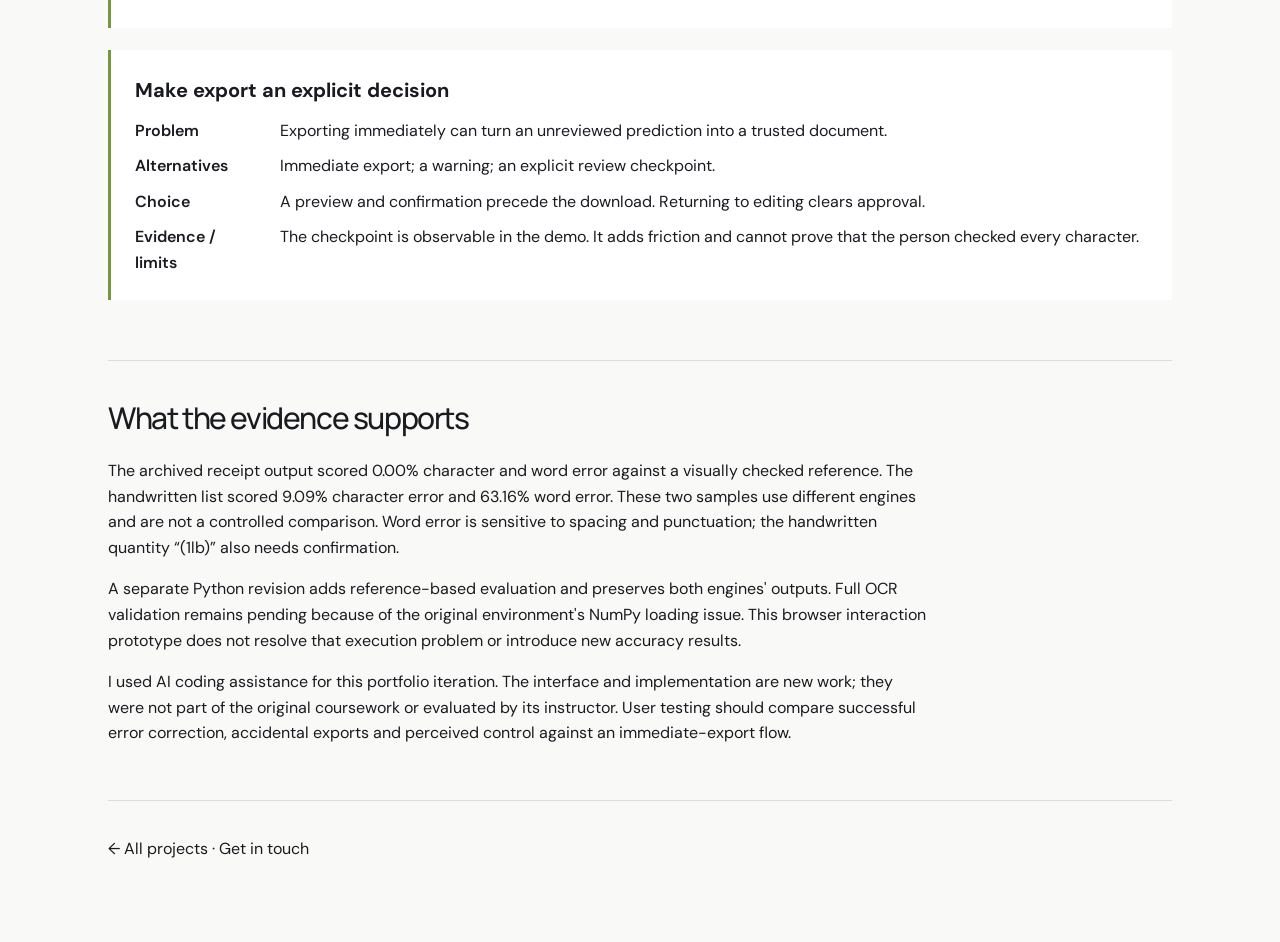
<file: ocr-review.html>
<!doctype html><html lang="en"><head><meta charset="utf-8"><meta name="viewport" content="width=device-width,initial-scale=1"><title>OCR — Human Review Case Study — Fabrizio Lazo</title><meta name="description" content="OCR — Human Review Case Study: process, design decisions, evidence and limitations."><link rel="stylesheet" href="styles.css"><link rel="stylesheet" href="case-studies.css"></head><body><a class="skip" href="#main">Skip to content</a><div class="case-shell"><nav class="case-nav" aria-label="Case study navigation"><a href="index.html">← Fabrizio Lazo / Portfolio</a><a href="Fabrizio_Lazo_Resume.pdf" download>Résumé (PDF) ↓</a></nav><main id="main"><header class="case-hero"><p class="eyebrow">02 / AI PRODUCT INTERACTION</p><h1>Recognition is a draft.<br>Review makes it usable.</h1><p class="case-lead">An OCR coursework project and a new interaction prototype that keeps the person in control of the recognized text.</p><div class="case-meta"><div><strong>Original project</strong>Advanced Data Science coursework</div><div><strong>Original stack</strong>Python · Tkinter · OpenCV · Tesseract · EasyOCR</div><div><strong>New iteration</strong>Browser review-flow prototype</div><div><strong>Evidence</strong>Saved OCR outputs</div></div></header>
<section class="case-section"><h2>From extracting text to checking it</h2><p>My original application loads an image or camera capture, runs an OCR engine, displays detected regions and text, and exports results. The purpose was to explore Tesseract and EasyOCR. The saved samples include a printed receipt and a handwritten shopping list.</p><p>The shopping-list output exposes a practical problem: a detected region can still contain an incorrect transcription. In the saved EasyOCR text, “you” became “yov” and an amount written as “$2.10” became “$2,|0”. A person reusing that text needs a way to inspect and correct it before relying on it.</p><p>For this portfolio iteration, I frame the intended user as someone transcribing a short document who wants editable text and a visible source. That need is inferred from the observed errors; it has not been established through interviews.</p></section>
<section class="case-section"><h2>Original artifact → new review flow</h2><div class="case-columns"><article class="case-card"><span class="evidence-label">BEFORE / SAVED COURSEWORK OUTPUT</span><h3>Text and bounding boxes</h3><p>The original artifacts make recognition inspectable, but the retained examples contain only one engine's output per image. They cannot establish a winner between engines.</p><a href="ocr-SampleList.png">Open original annotated image ↗</a></article><article class="case-card"><span class="evidence-label">AFTER / NEW PORTFOLIO ITERATION</span><h3>A deliberate review checkpoint</h3><p>The prototype below preserves the original text, lets the user edit a separate copy, and asks for review before export. It uses a saved sample; no OCR model runs in this browser demo.</p></article></div><ol class="case-flow"><li>Inspect source and provenance</li><li>Correct an editable draft</li><li>Confirm review</li><li>Export chosen text</li></ol></section>
<section class="case-section" id="try-review"><h2>Try the review flow</h2><p class="case-notice">Interactive UX prototype · Saved EasyOCR sample. No upload or live inference. Edits stay in this page's memory and reset on reload. The annotated source image is already public portfolio material.</p><div class="review-app"><div class="review-head"><h3>Document review</h3><span class="evidence-label">HANDWRITTEN LIST / EASYOCR</span></div><ol class="review-steps" aria-label="Review progress"><li id="step-review" aria-current="step">1. Review & edit</li><li id="step-confirm">2. Confirm</li><li id="step-export">3. Export</li></ol><div id="review-panel"><div class="review-grid"><section><h4>Source image</h4><a href="ocr-SampleList.png" target="_blank" rel="noopener noreferrer"><img src="ocr-SampleList.png" alt="Handwritten shopping list with EasyOCR bounding boxes. Open full-size image to inspect amounts." loading="lazy"></a><p class="review-small">Open the image at full size. Boxes indicate detected regions, not verified correctness.</p></section><section><label for="ocr-draft">Your editable transcription</label><p class="review-small" id="draft-help">Check amounts and ambiguous handwriting against the source. No automatic corrections are applied.</p><textarea id="ocr-draft" aria-describedby="draft-help" spellcheck="false">Shopping List 04 /20/2026 Milk $2,50 Bread $1,80 Eggs (12) $3,25 Apples (Ulb) $2,|0 Chicken $6.75 Total : $16.,40 Thank yov !</textarea><details><summary>Show original engine output</summary><pre id="original-output">Shopping List 04 /20/2026 Milk $2,50 Bread $1,80 Eggs (12) $3,25 Apples (Ulb) $2,|0 Chicken $6.75 Total : $16.,40 Thank yov !</pre></details><p class="review-small">Known examples to inspect: “$2,|0” and “yov”. These were identified manually in this sample; they are not live confidence flags.</p><div class="review-actions"><button id="undo-edit" disabled>Undo last edit</button><button id="reset-draft">Restore original</button></div><div id="reset-panel" hidden><p>Restore the original OCR text? Your current draft remains available through Undo.</p><button id="confirm-reset">Restore text</button> <button id="cancel-reset">Keep editing</button></div></section></div><div class="review-actions"><button class="primary" id="continue-review">Continue to confirmation →</button></div></div><div id="confirm-panel" hidden><h4>Check the text you will export</h4><pre id="export-preview"></pre><p>Review is your decision, not an accuracy guarantee. The original engine output remains available when you return to editing.</p><label class="confirm-label"><input type="checkbox" id="review-confirmed">I have compared this text with the source and accept any remaining uncertainty.</label><div class="review-actions"><button id="back-edit">← Back to editing</button><button class="primary" id="download-text" disabled>Download reviewed text</button></div></div><p class="review-status" id="review-status" role="status" aria-live="polite">Saved sample loaded. Review required before export.</p><noscript>This demo needs JavaScript. The original image and case study remain available without it.</noscript></div></section>
<section class="case-section"><h2>Three decisions about trust and control</h2><article class="decision"><h3>Show the source beside the editable result</h3><dl><dt>Problem</dt><dd>Errors look plausible when text is separated from its source.</dd><dt>Alternatives</dt><dd>Text-only output; alternating image/text tabs; side-by-side review.</dd><dt>Choice</dt><dd>This new prototype places the source next to the draft on desktop and above it on mobile.</dd><dt>Evidence / limits</dt><dd>Saved errors justify making comparison possible. Reduced review time has not been measured.</dd></dl></article><article class="decision"><h3>Preserve the model output</h3><dl><dt>Problem</dt><dd>Automatic corrections could silently change an amount or hide uncertainty.</dd><dt>Alternatives</dt><dd>Auto-correct; suggest corrections; let the user edit while preserving the original.</dd><dt>Choice</dt><dd>The prototype retains the original, allows manual edits, and provides undo and a confirmed reset.</dd><dt>Evidence / limits</dt><dd>The interaction is implemented in this demo. No live model confidence or suggestions are available.</dd></dl></article><article class="decision"><h3>Make export an explicit decision</h3><dl><dt>Problem</dt><dd>Exporting immediately can turn an unreviewed prediction into a trusted document.</dd><dt>Alternatives</dt><dd>Immediate export; a warning; an explicit review checkpoint.</dd><dt>Choice</dt><dd>A preview and confirmation precede the download. Returning to editing clears approval.</dd><dt>Evidence / limits</dt><dd>The checkpoint is observable in the demo. It adds friction and cannot prove that the person checked every character.</dd></dl></article></section>
<section class="case-section"><h2>What the evidence supports</h2><p>The archived receipt output scored 0.00% character and word error against a visually checked reference. The handwritten list scored 9.09% character error and 63.16% word error. These two samples use different engines and are not a controlled comparison. Word error is sensitive to spacing and punctuation; the handwritten quantity “(1lb)” also needs confirmation.</p><p>A separate Python revision adds reference-based evaluation and preserves both engines' outputs. Full OCR validation remains pending because of the original environment's NumPy loading issue. This browser interaction prototype does not resolve that execution problem or introduce new accuracy results.</p><p>I used AI coding assistance for this portfolio iteration. The interface and implementation are new work; they were not part of the original coursework or evaluated by its instructor. User testing should compare successful error correction, accidental exports and perceived control against an immediate-export flow.</p></section><script src="ocr-review.js" defer></script></main><footer class="case-footer"><a href="index.html#proyectos">← All projects</a> · <a href="mailto:fabriziojavierlazo@gmail.com">Get in touch</a></footer></div></body></html>
</file>
<file: styles.css>
@import url('https://fonts.googleapis.com/css2?family=DM+Sans:wght@400;450;500;550;600;650;700&family=Manrope:wght@400;500;600;650;700;750;800&display=swap');
:root{--bg:#f9faf7;--ink:#191b20;--muted:#60645c;--line:#dce0d6;--accent:#cdf568}*{box-sizing:border-box}html{scroll-behavior:smooth;scroll-padding-top:35px}body{margin:0;background:var(--bg);color:var(--ink);font-family:'DM Sans',sans-serif;font-size:16px;line-height:1.6}a{color:inherit;text-decoration:none}a:focus-visible{outline:3px solid #597820;outline-offset:7px}.wrap{width:min(1240px,calc(100% - 112px));margin-inline:auto}.header{height:110px;display:flex;align-items:center;justify-content:space-between;border-bottom:1px solid var(--line)}.wordmark{font-family:Manrope,sans-serif;font-size:28px;font-weight:800;letter-spacing:-1.7px}.wordmark span{color:#668729}.header nav{display:flex;gap:38px;font-size:14px;font-weight:550}.header nav a:hover,.footer>a:last-child:hover{text-decoration:underline;text-underline-offset:6px}.header-note{font-size:13px;color:var(--muted)}.hero{padding-top:74px}.eyebrow{font-size:12px;font-weight:650;letter-spacing:1.9px;display:flex;align-items:center;gap:12px;margin:0 0 28px}.small-line{width:28px;height:2px;background:var(--ink)}h1,h2,h3,p{margin-top:0}h1{font-family:Manrope,sans-serif;font-size:clamp(52px,7.4vw,106px);line-height:1.06;font-weight:500;letter-spacing:-6px;margin-bottom:34px}.hero-second{display:block;color:#74796e}.period{color:var(--ink)}.hero-bottom{display:flex;justify-content:space-between;align-items:flex-end;padding-bottom:60px;gap:32px}.hero-bottom p{font-size:17px;line-height:1.65;color:#555b52;margin:0}.primary-link{display:flex;align-items:center;gap:36px;padding:16px 22px;background:var(--accent);border-radius:4px;font-weight:600;white-space:nowrap;transition:background .2s,transform .2s}.primary-link:hover{background:#bcea4c;transform:translateY(-2px)}.primary-link span{font-size:24px;line-height:1}.disciplines{padding:22px 0;display:flex;gap:30px;border-block:1px solid var(--line);font-size:13px;font-weight:550}.disciplines>span:not(:first-child):not(:last-child)::before{content:'+';margin-right:30px;color:#72786a}.discipline-note{margin-left:auto;color:var(--muted);font-weight:400}.work{padding-block:88px 76px}.section-heading{display:flex;justify-content:space-between;align-items:flex-end;gap:24px;margin-bottom:34px}.section-heading .eyebrow{margin-bottom:15px}h2{font-family:Manrope,sans-serif;font-size:36px;line-height:1.25;font-weight:500;letter-spacing:-1.4px;margin-bottom:0}.section-intro{color:var(--muted);font-size:14px;margin-bottom:2px}.project-grid{display:grid;grid-template-columns:1fr 1fr;gap:46px 28px}.project-featured{grid-column:1/-1}.project-visual{padding:28px 32px;height:345px;display:flex;flex-direction:column;justify-content:space-between;overflow:hidden;border-radius:5px}.visual-top,.visual-bottom{display:flex;justify-content:space-between;font-size:12px;letter-spacing:1.5px;font-weight:550}.visual-bottom{letter-spacing:0;font-size:14px;align-items:center}.visual-bottom>span{font-size:25px}.delta{background:#d4ecad;height:370px}.delta-type{font-family:Manrope,sans-serif;font-size:70px;font-weight:600;letter-spacing:-3px;line-height:1.02;position:relative}.delta-type>span{position:absolute;right:10px;bottom:-10px;font-size:clamp(85px,14vw,185px);letter-spacing:-10px;color:#456131;font-weight:500}.ux{background:#e6e6fb;color:#333650}.ux-type{font-family:Manrope,sans-serif;font-size:51px;line-height:1.02;letter-spacing:-2px;font-weight:500}.ux-type em{font-family:Georgia,serif;font-weight:400}.ai{background:#222a31;color:#eef3f0}.ai-type{font-family:Manrope,sans-serif;font-size:55px;letter-spacing:-2px;text-align:center}.code-mark{color:#c7e49b}.ai-type small{display:block;font-size:13px;letter-spacing:0;margin-top:8px;color:#b6c4c7}.project-info{display:flex;justify-content:space-between;gap:20px;padding-top:20px;align-items:flex-start}.project-info h3{font-size:19px;font-weight:550;letter-spacing:-.4px;line-height:1.4;margin-bottom:6px}.project-info p{font-size:14px;color:var(--muted);margin:0;max-width:660px}.status{font-size:12px;white-space:nowrap;border:1px solid var(--line);padding:4px 10px;border-radius:20px;margin-top:2px}.project:not(.project-featured) .project-info{flex-direction:column;gap:12px}.work-note{font-size:14px;color:var(--muted);border-top:1px solid var(--line);padding-top:24px;margin:40px 0 0;max-width:100%}.about{background:#eef0e9;border-block:1px solid var(--line);padding-block:72px}.about-grid{display:grid;grid-template-columns:1fr 1fr;gap:70px}.about h2{font-size:38px;line-height:1.3}.about h2 span{color:#6a7161}.about-copy{padding-top:4px;color:#51584d}.about-copy p{margin-bottom:18px}.about-tags{display:flex;gap:10px;flex-wrap:wrap;padding-top:8px}.about-tags span{font-size:12px;border:1px solid #c9cec0;border-radius:20px;padding:5px 13px}.footer{display:flex;justify-content:space-between;align-items:center;gap:25px;padding-block:35px}.footer p{font-size:13px;color:var(--muted);margin:0}.footer>a:last-child{font-size:13px}.skip{position:fixed;top:-100px;left:16px;background:var(--ink);color:white;padding:10px;z-index:10}.skip:focus{top:10px}@media(min-width:1500px){h1{font-size:106px}}@media(max-width:1000px){.wrap{width:calc(100% - 64px)}h1{letter-spacing:-4px}.discipline-note{display:none}.project-info{flex-direction:column;gap:12px}.delta-type>span{font-size:145px}.about-grid{gap:40px}.about h2{font-size:30px}.project-visual{padding:24px}.ai-type{font-size:44px}}@media(max-width:640px){.wrap{width:calc(100% - 40px)}.header{height:83px}.header-note{display:none}.header nav{gap:22px;font-size:14px}.wordmark{font-size:25px}.hero{padding-top:45px}.eyebrow{font-size:11px;letter-spacing:1.4px;margin-bottom:22px}h1{font-size:clamp(40px,9.5vw,60px);letter-spacing:-2.3px;line-height:1.12;margin-bottom:27px}.hero-bottom{align-items:flex-start;flex-direction:column;gap:25px;padding-bottom:36px}.hero-bottom p{font-size:16px}.desktop-break{display:none}.primary-link{padding:13px 19px;font-size:14px}.disciplines{gap:14px;font-size:11px;justify-content:space-between;padding-block:17px}.disciplines>span:not(:first-child):not(:last-child)::before{display:none}.work{padding-block:48px}.section-heading{align-items:flex-start;flex-direction:column;gap:15px;margin-bottom:25px}h2{font-size:29px;letter-spacing:-1px}.section-intro br{display:none}.project-grid{grid-template-columns:1fr;gap:33px}.project-featured{grid-column:auto}.project-visual,.delta{height:300px;padding:22px}.delta-type{font-size:49px;letter-spacing:-2px}.delta-type>span{font-size:73px;letter-spacing:-5px;bottom:-25px;right:0}.visual-top{font-size:10px}.visual-bottom{font-size:12px}.ux-type{font-size:48px}.ai-type{font-size:49px}.project-info h3{font-size:18px}.work-note{margin-top:30px}.about{padding-block:44px}.about-grid{grid-template-columns:1fr;gap:25px}.about h2{font-size:30px}.footer{flex-wrap:wrap;padding-block:25px;gap:15px}.footer p{order:3;flex-basis:100%;font-size:12px}.footer>a:last-child{margin-left:auto}}@media(prefers-reduced-motion:reduce){html{scroll-behavior:auto}*{transition:none!important}}

.project-details{margin-top:24px;padding:26px 0 0;border-top:1px solid var(--line)}.project-facts{display:grid;grid-template-columns:2fr 1fr 1fr 1.4fr;gap:24px;margin:0}.project-facts dt{font-size:12px;color:var(--muted);margin-bottom:7px}.project-facts dd{margin:0;font-size:14px;line-height:1.6}.project-reflection{font-size:16px;line-height:1.7;max-width:850px;margin:24px 0 0;color:#51584d}@media(max-width:800px){.project-facts{grid-template-columns:1fr 1fr}}@media(max-width:420px){.project-facts{grid-template-columns:1fr}.project-reflection{font-size:15px}}

.project-screenshot{display:block;position:relative;border:1px solid var(--line);border-radius:6px;overflow:hidden;background:#781e18}.project-screenshot img{display:block;width:100%;height:auto}.visit-project{display:block;background:var(--ink);color:white;padding:13px 20px;font-size:14px;text-align:right}.project-screenshot:hover .visit-project{color:var(--accent)}.campaign-note{font-size:13px;color:var(--muted);margin:20px 0 0}

.ocr-header{background:#222a31;color:#eef3f0;padding:36px;border-radius:6px 6px 0 0}.ocr-header .eyebrow{color:#c7e49b;margin-bottom:16px}.ocr-header h3{font-family:Manrope,sans-serif;font-size:42px;line-height:1.15;letter-spacing:-1.5px;font-weight:500;margin-bottom:15px}.ocr-header>p:last-child{margin:0;color:#c3ced0}.ocr-samples{display:grid;grid-template-columns:1fr 1fr;gap:20px;background:#edf0ed;padding:24px}.ocr-samples figure{margin:0;min-width:0}.ocr-samples img{display:block;width:100%;height:300px;object-fit:contain;background:white}.ocr-samples figcaption{font-size:13px;padding-top:12px;color:#51584d}.ocr-content{display:grid;grid-template-columns:1fr 1fr;gap:32px;margin-top:28px}.ocr-content h4,.ocr-evaluation h4{font-size:17px;font-weight:600;margin:0 0 10px}.ocr-content p,.ocr-evaluation-body>p,.ocr-evaluation li{font-size:15px;color:#51584d}.ocr-evaluation{border-block:1px solid var(--line);margin-top:20px}.ocr-evaluation summary{cursor:pointer;padding:20px 0;font-weight:550}.ocr-evaluation summary:focus-visible{outline:3px solid #597820}.ocr-evaluation-body{padding:8px 0 24px;max-width:960px}.ocr-evaluation-body h4:not(:first-child){margin-top:25px}.ocr-table-wrap{overflow-x:auto}.ocr-table-wrap table{width:100%;border-collapse:collapse;font-size:14px;text-align:left}.ocr-table-wrap th,.ocr-table-wrap td{padding:14px 12px;border-bottom:1px solid var(--line)}.ocr-table-wrap caption{text-align:left;font-size:13px;color:var(--muted);padding-bottom:10px}.ocr-table-wrap thead{background:#edf0e8}@media(max-width:640px){.ocr-header{padding:25px}.ocr-header h3{font-size:31px}.ocr-samples,.ocr-content{grid-template-columns:1fr}.ocr-samples{padding:18px}.ocr-samples img{height:280px}.ocr-table-wrap th,.ocr-table-wrap td{padding:10px 7px;font-size:12px}}

.neon-cover{padding:40px;background:#171426;color:#f8f7ff;border-radius:6px;border-top:3px solid #9e86ff}.neon-cover .eyebrow{color:#bbaaff}.neon-cover h3{font-family:Manrope,sans-serif;font-size:clamp(42px,7vw,90px);line-height:1.1;letter-spacing:-3px;margin:0 0 18px;font-weight:650}.neon-cover>p:not(.eyebrow){font-size:20px;color:#d1cbe7;margin-bottom:35px}.neon-caption{font-size:12px;color:#bab4cd}.neon-link{font-size:14px;padding:8px 14px}.neon-link:hover{background:var(--accent)}@media(max-width:640px){.neon-cover{padding:25px}.neon-cover h3{letter-spacing:-1px}.neon-cover>p:not(.eyebrow){font-size:17px}}

.neon-gallery{display:grid;grid-template-columns:repeat(3,minmax(0,1fr));gap:20px;padding:24px;background:#211b31}.neon-gallery figure{margin:0;min-width:0}.neon-gallery img{display:block;width:100%;height:auto;border:1px solid #514366}.neon-gallery figcaption{font-size:13px;color:#ddd5ef;margin-top:10px}@media(max-width:640px){.neon-gallery{grid-template-columns:1fr;padding:20px}.neon-gallery figure{max-width:364px;margin:auto}}

.neon-gallery{grid-template-columns:1fr 1fr}.neon-gallery figure:first-child{grid-column:1/-1}.neon-gallery figure{max-width:none}@media(max-width:640px){.neon-gallery{grid-template-columns:1fr}.neon-gallery figure{width:100%;max-width:none}}


.neon-gallery figure>a{display:block;border:1px solid #514366}
.neon-gallery figure>a img{display:block;width:100%;height:auto;border:0}

.professional-links{display:flex;align-items:center;flex-wrap:wrap;gap:18px 28px;margin:-28px 0 32px;font-size:14px;font-weight:600}.professional-links a{padding:10px 0;text-decoration:underline;text-underline-offset:5px}.professional-links .resume-link{padding:10px 16px;border:1px solid var(--line);border-radius:4px;text-decoration:none}.resume-link span{font-weight:400;color:var(--muted)}.professional-links a:hover{color:#456131}@media(max-width:640px){.professional-links{margin:-8px 0 24px}}
</file>
<file: case-studies.css>
.case-shell{max-width:1120px;margin:auto;padding:32px 28px 80px}.case-nav{display:flex;justify-content:space-between;gap:20px;padding-bottom:26px;border-bottom:1px solid var(--line)}.case-nav a{text-decoration:underline;text-underline-offset:5px}.case-hero{padding:65px 0 35px}.case-hero h1{font-size:clamp(42px,6vw,76px);letter-spacing:-3px;max-width:950px}.case-lead{max-width:760px;font-size:21px;color:var(--muted)}.case-meta{display:flex;flex-wrap:wrap;gap:16px 35px;font-size:14px}.case-meta strong{display:block}.case-section{padding:38px 0;border-top:1px solid var(--line)}.case-section h2{font-size:30px;margin-bottom:22px}.case-section h3{font-size:20px;margin:0 0 12px}.case-section p{max-width:820px}.case-columns{display:grid;grid-template-columns:1fr 1fr;gap:28px}.case-card{padding:25px;border:1px solid var(--line);border-radius:8px;background:white}.case-card p:last-child{margin-bottom:0}.evidence-label{display:inline-block;padding:5px 10px;background:#eaf0df;color:#344720;font-size:12px;font-weight:600;border-radius:4px;margin-bottom:14px}.case-flow{display:flex;gap:12px;list-style:none;padding:0;flex-wrap:wrap;counter-reset:steps}.case-flow li{flex:1;min-width:135px;padding:16px;background:#eaf0df;counter-increment:steps;border-radius:4px}.case-flow li:before{content:counter(steps,decimal-leading-zero);display:block;font-size:12px;color:#52673f;margin-bottom:6px}.case-screens{display:grid;grid-template-columns:1fr 1fr;gap:20px}.case-screens figure{margin:0}.case-screens img{width:100%;height:auto;border-radius:5px}.case-screens figcaption{font-size:13px;color:var(--muted);margin:10px 0}.case-screens figure:first-child{grid-column:1/-1}.decision{margin:22px 0;padding:24px;background:#fff;border-left:3px solid #76983a}.decision dl{margin:0;display:grid;grid-template-columns:125px 1fr;gap:10px 20px}.decision dt{font-weight:600}.decision dd{margin:0}.case-link{display:inline-block;background:var(--accent);padding:12px 18px;border-radius:4px;font-weight:600}.case-notice{padding:18px 22px;background:#eeebf4;border-radius:5px;font-size:14px}.review-app{background:#fff;border:1px solid #cad2c0;border-radius:10px;padding:25px}.review-head{display:flex;justify-content:space-between;gap:18px;align-items:center}.review-head h3{margin:0}.review-steps{display:flex;gap:8px;flex-wrap:wrap;padding:0;list-style:none}.review-steps li{padding:8px 12px;border-radius:4px;background:#f1f3ed;font-size:13px}.review-steps [aria-current=step]{background:#d3f58c;font-weight:700}.review-grid{display:grid;grid-template-columns:1fr 1fr;gap:24px}.review-grid img{width:100%;max-height:620px;object-fit:contain;border:1px solid #eee}.review-app textarea{width:100%;min-height:260px;padding:15px;font:16px/1.6 monospace;border:1px solid #939e89;border-radius:5px;resize:vertical}.review-app label{display:block;font-weight:600;margin-bottom:10px}.review-app pre{white-space:pre-wrap;overflow-wrap:anywhere;background:#f4f5f0;padding:15px;font-size:14px}.review-app button{font:600 14px 'DM Sans',sans-serif;padding:12px 16px;border:1px solid #bcc6b0;border-radius:5px;background:#f7f9f3;cursor:pointer}.review-app button.primary{background:#cdf568}.review-app button:disabled{opacity:.5;cursor:not-allowed}.review-app button:focus-visible,.review-app textarea:focus-visible{outline:3px solid #587922;outline-offset:3px}.review-actions{display:flex;flex-wrap:wrap;gap:12px;margin:20px 0}.review-status{font-size:14px;color:#40562b;min-height:25px}.review-app .confirm-label{display:flex;align-items:flex-start;gap:12px;font-weight:400}.confirm-label input{margin-top:6px;width:18px;height:18px}.review-app [hidden]{display:none}.review-small{font-size:13px;color:#60645c}.study-links{display:flex;gap:14px;flex-wrap:wrap;margin:24px 0}.study-links a{padding:12px 18px;background:var(--accent);border-radius:4px;font-weight:600}.case-footer{padding-top:35px;border-top:1px solid var(--line)}@media(max-width:700px){.case-columns,.case-screens,.review-grid{grid-template-columns:1fr}.case-shell{padding:24px 20px 50px}.case-hero{padding-top:40px}.case-hero h1{letter-spacing:-1.8px}.case-lead{font-size:18px}.decision dl{grid-template-columns:1fr;gap:5px}.decision dd{margin-bottom:12px}.review-app{padding:17px}.review-head{align-items:flex-start;flex-direction:column}.case-flow li{min-width:110px}}
</file>
